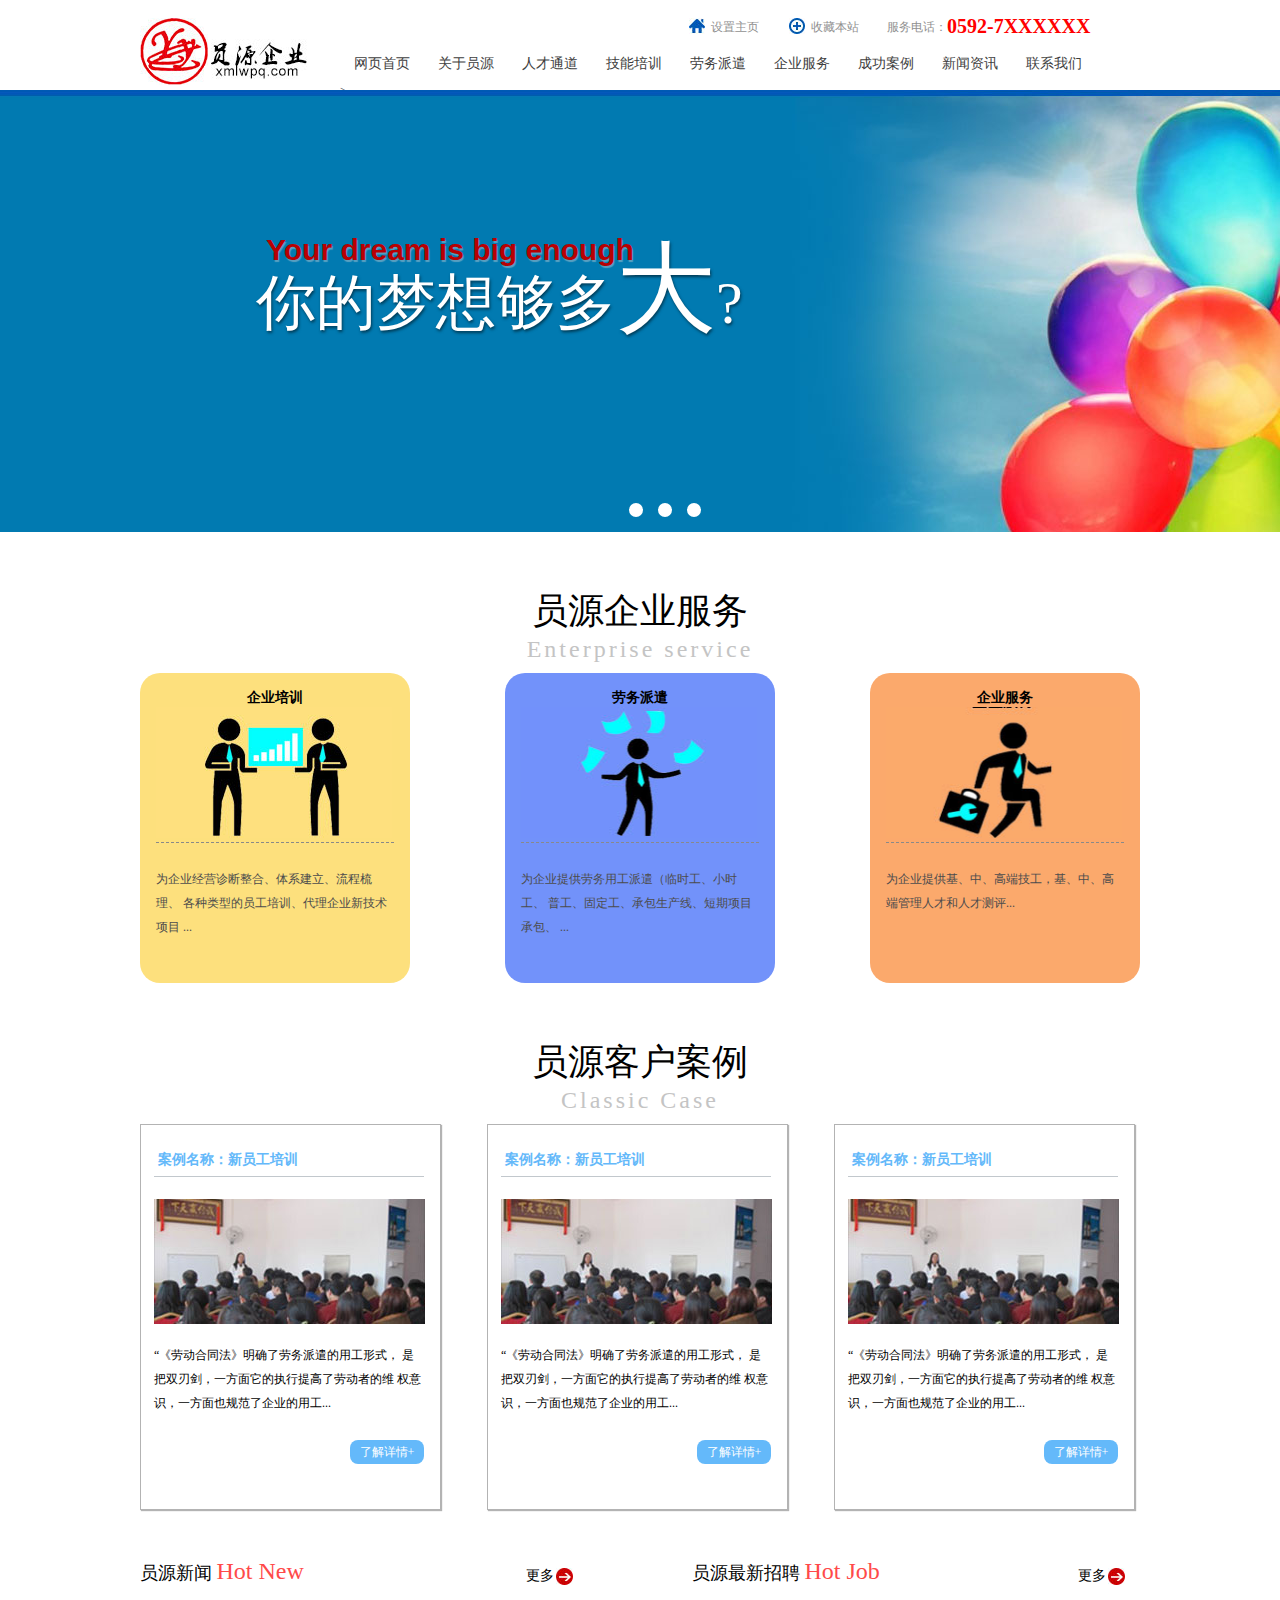
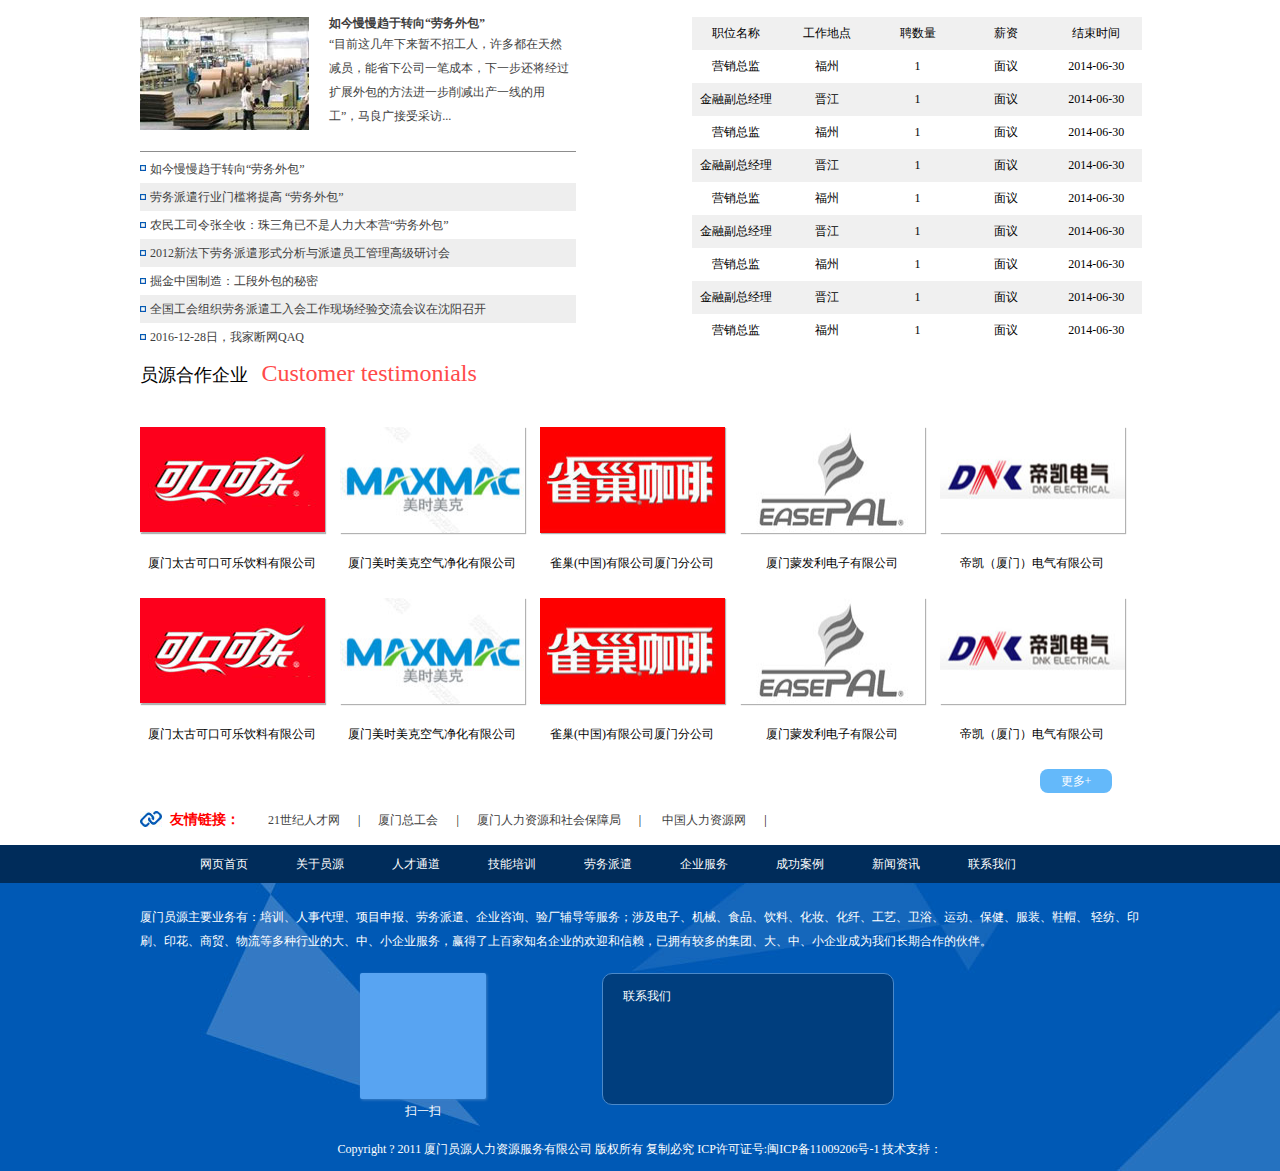
<file: pro/rlzy/index.html>
<!DOCTYPE html>
<html>
<head lang="en">
    <meta charset="gb2312">
    <title>������Դ��վ</title>
    <link href="style/reset.css" type="text/css" rel="stylesheet">
    <link href="style/common.css" type="text/css" rel="stylesheet">
    <link href="style/index.css" type="text/css" rel="stylesheet">
  <script src="js/index.js"></script>
</head>
<body>
<div class="header comWidth clearfloat">
    <div class="header-logo fl">
      <img src="images/index_03.jpg" width="68" height="67" alt="">
        <img src="images/index_13.jpg" width="97" height="46" alt="">
    </div>

    <div class="header-nav fl">
        <div class="header-nav-top clearfloat">
           <ul class="clearfloat">
               <li class="zy"><a href="">������ҳ</a></li>
               <li class="sc"><a href="">�ղر�վ</a></li>
               <li><a href="">����绰��</a></li>
               <li class="num">0592-7XXXXXX</li>
           </ul>

        </div>

        <div class="header-main-nav fr">
            <ul>
                <li class="out"><a href="">��ҳ��ҳ</a>
                   <ul class="inside">
                       <li><a href="">�ٶ�</a> </li>
                       <li><a href="">w3c</a> </li>
                       <li><a href="">Ľ����</a> </li>
                       <li><a href="">�Ѻ�</a> </li>
                       <li><a href="">������</a> </li>
                </ul>>

                </li>
                <li class="out">   <a href="">����ԱԴ </a>
                    <ul class="inside">
                    <li><a href="">��˾���</a> </li>
                        <li><a href="">���ǵķ���</a> </li>
                        <li><a href="">���ǵ�����</a> </li>
                        <li><a href="">���ǵ��Ŷ�</a> </li>
                        <li><a href="">���ǵĿͻ�</a> </li>
                    </ul>
                  </li>
                <li class="out"><a href="">�˲�ͨ�� </a>
                <ul class="inside">
                    <li><a href="">�󳿶�</a> </li>
                    <li><a href="">�󳿶�</a> </li>
                    <li><a href="">�󳿶�</a> </li>
                    <li><a href="">�󳿶�</a> </li>
                </ul>
                </li>
                <li class="out"><a href="">������ѵ</a> </li>
                <li class="out"><a href="">������ǲ </a> </li>
                <li class="out"><a href="">��ҵ���� </a> </li>
                <li class="out"><a href="">�ɹ����� </a> </li>
                <li class="out"><a href="">������Ѷ </a> </li>
                <li class="out"><a href="">��ϵ���� </a> </li>
            </ul>
        </div>
    </div>
</div>
<div class="index-main-pic " id="mainpic">

    <div class="Words"><p class="dream">Your dream is big enough</p><p>������빻��<span class="big">��</span>?</p></div>
    <div class="circle">
        <div class="cir-1 fl" id="1" onmouseover="message()"  onmouseout="message4()"></div>
        <div class="cir-1 fl" id="2" onmouseover="message2()"  onmouseout="message5()"></div>
        <div class="cir-1 fl" id="3" onmouseover="message3()"  onmouseout="message6()"></div>
    </div>
</div>
<div class="Prise-service comWidth">
    <div class="tit">
    <h2>ԱԴ��ҵ����</h2>
    <p>Enterprise service</p>
    </div>
    <div class="box clearfloat">
        <div class="box1 fl">
            <h6>��ҵ��ѵ</h6>
            <img src="images/index_23.jpg"width="236"height="131"/>
            <div class="line"></div>
            <p>Ϊ��ҵ��Ӫ������ϡ���ϵ����������������
                �������͵�Ա����ѵ��������ҵ�¼�����Ŀ
                ...</p>
        </div>
        <div class="box1 fl" style="background-color: #7292fa">
            <h6>������ǲ</h6>
            <img src="images/index_25.jpg"width="236"height="131"/>
            <div class="line"></div>
            <p>Ϊ��ҵ�ṩ�����ù���ǲ����ʱ����Сʱ����
                �չ����̶������а������ߡ�������Ŀ�а���
                ...</p>
        </div>
        <div class="box1 no-mar fl" style="background-color: #fba96c">
            <h6>��ҵ����</h6>
            <img src="images/index_20.jpg"width="236"height="131"/>
            <div class="line"></div>
            <p>Ϊ��ҵ�ṩ�����С��߶˼����������С���
                �˹����˲ź��˲Ų���...</p>
        </div>
    </div>
    <div class="Classic-Case">
        <div class="tit">
            <h2>ԱԴ�ͻ����� </h2>
            <p>Classic Case</p>
    </div>
        <div class="box2 clearfloat">
            <div class="box2-small fl clearfloat">
                 <h5>�������ƣ���Ա����ѵ</h5>
                <div class="line"></div>
                <img src="images/index_30.jpg"width="271"height="125">
                <p>�����Ͷ���ͬ������ȷ��������ǲ���ù���ʽ��
                    �ǰ�˫�н���һ��������ִ��������Ͷ��ߵ�ά
                    Ȩ��ʶ��һ����Ҳ�淶����ҵ���ù�...</p>
                <div class="liaojie fr"><a href="">�˽�����+</a> </div>
            </div>
            <div class="box2-small fl clearfloat">
                <h5>�������ƣ���Ա����ѵ</h5>
                <div class="line"></div>
                <img src="images/index_30.jpg"width="271"height="125">
                <p>�����Ͷ���ͬ������ȷ��������ǲ���ù���ʽ��
                    �ǰ�˫�н���һ��������ִ��������Ͷ��ߵ�ά
                    Ȩ��ʶ��һ����Ҳ�淶����ҵ���ù�...</p>
                <div class="liaojie fr"><a href="">�˽�����+</a> </div>
            </div>
            <div class="box2-small no-mar fl clearfloat">
                <h5>�������ƣ���Ա����ѵ</h5>
                <div class="line"></div>
                <img src="images/index_30.jpg"width="271"height="125">
                <p>�����Ͷ���ͬ������ȷ��������ǲ���ù���ʽ��
                    �ǰ�˫�н���һ��������ִ��������Ͷ��ߵ�ά
                    Ȩ��ʶ��һ����Ҳ�淶����ҵ���ù�...</p>
                <div class="liaojie fr"><a href="">�˽�����+</a> </div>
            </div>

        </div>
</div>

    </div>
<div class="New-job comWidth clearfloat">
    <div class="Hot-New fl">
       <p>ԱԴ����  <span style="color: #ff4a4a;font-size: 24px">Hot New</span> <span class="more">����</span></span></p>
        <div class="pic-arc clearfloat">
          <div class="pic">  <img src="images/index_44.jpg"></div>
        <div class="arc-content">
            <h6>�����������ת�����������</h6>
            <p>��Ŀǰ�⼸�������ݲ��й��ˣ����඼����Ȼ��Ա����ʡ�¹�˾һ�ʳɱ�����һ������������չ����ķ�����һ����������һ�ߵ��ù�������������ܲɷ�...</p>
        </div>
        </div>
        <div class="list">
            <ul id="nav2">
                <li><a>�����������ת�����������</a></li>
                <li><a>������ǲ��ҵ�ż������ �����������</a></li>
                <li><a>ũ��˾����ȫ�գ��������Ѳ���������Ӫ�����������</a></li>
                <li><a>2012�·���������ǲ��ʽ��������ǲԱ�������߼����ֻ�</a></li>
                <li><a>����й����죺�������������</a></li>
                <li><a>ȫ��������֯������ǲ����Ṥ���ֳ����齻�������������ٿ�</a></li>
                <li><a>2016-12-28�գ��ҼҶ���QAQ</a></li>
            </ul>
        </div>
    </div>
    <script>
        var lis=document.getElementById("nav2").getElementsByTagName("li");
        for(var i=0;i<=lis.length;i++){
            if(i%2 != 0)
            {
                lis[i].style.backgroundColor="#eee";
            }
            lis[i].onmouseover=function(){
                this.className="current";
            }
            lis[i].onmouseout=function(){
                this.className=""
            }
        }

    </script>

    <div class="yy-job fl">
    <div class="Hot-New">
        <p>ԱԴ������Ƹ  <span style="color: #ff4a4a;font-size: 24px">Hot Job</span> <span class="more">����</span></span></p>
         <div class="zp-list">
             <table width="450" border="0" cellspacing="0">
                 <tr>
                     <td width="106" height="33" align="center" bgcolor="#f0f0f0">ְλ����</td>
                     <td width="111" align="center" bgcolor="#f0f0f0">�����ص�</td>
                     <td width="84" align="center" bgcolor="#f0f0f0">Ƹ����</td>
                     <td width="59" align="center" bgcolor="#f0f0f0">н��</td>
                     <td width="72" align="center" bgcolor="#f0f0f0">����ʱ��</td>
                 </tr>
                 <tr>
                     <td width="106" height="33" align="center">Ӫ���ܼ�</td>
                     <td width="106" height="33" align="center">����</td>
                     <td width="106" height="33" align="center"> 1</td>
                     <td width="106" height="33" align="center">����</td>
                     <td width="106" height="33" align="center">2014-06-30</td>
                 </tr>
                 <tr>
                     <td width="106" height="33" align="center" bgcolor="#f0f0f0">���ڸ��ܾ���</td>
                     <td width="106" height="33" align="center" bgcolor="#f0f0f0">����</td>
                     <td width="106" height="33" align="center" bgcolor="#f0f0f0">1</td>
                     <td width="106" height="33" align="center" bgcolor="#f0f0f0">����</td>
                     <td width="106" height="33" align="center" bgcolor="#f0f0f0">2014-06-30</td>
                 </tr>
                 <tr>
                     <td width="106" height="33" align="center">Ӫ���ܼ�</td>
                     <td width="106" height="33" align="center">����</td>
                     <td width="106" height="33" align="center"> 1</td>
                     <td width="106" height="33" align="center">����</td>
                     <td width="106" height="33" align="center">2014-06-30</td>
                 </tr>
                 <tr>
                     <td width="106" height="33" align="center" bgcolor="#f0f0f0">���ڸ��ܾ���</td>
                     <td width="106" height="33" align="center" bgcolor="#f0f0f0">����</td>
                     <td width="106" height="33" align="center" bgcolor="#f0f0f0">1</td>
                     <td width="106" height="33" align="center" bgcolor="#f0f0f0">����</td>
                     <td width="106" height="33" align="center" bgcolor="#f0f0f0">2014-06-30</td>
                 </tr>
                 <tr>
                     <td width="106" height="33" align="center">Ӫ���ܼ�</td>
                     <td width="106" height="33" align="center">����</td>
                     <td width="106" height="33" align="center"> 1</td>
                     <td width="106" height="33" align="center">����</td>
                     <td width="106" height="33" align="center">2014-06-30</td>
                 </tr>
                 <tr>
                     <td width="106" height="33" align="center" bgcolor="#f0f0f0">���ڸ��ܾ���</td>
                     <td width="106" height="33" align="center" bgcolor="#f0f0f0">����</td>
                     <td width="106" height="33" align="center" bgcolor="#f0f0f0">1</td>
                     <td width="106" height="33" align="center" bgcolor="#f0f0f0">����</td>
                     <td width="106" height="33" align="center" bgcolor="#f0f0f0">2014-06-30</td>
                 </tr>
                 <tr>
                     <td width="106" height="33" align="center">Ӫ���ܼ�</td>
                     <td width="106" height="33" align="center">����</td>
                     <td width="106" height="33" align="center"> 1</td>
                     <td width="106" height="33" align="center">����</td>
                     <td width="106" height="33" align="center">2014-06-30</td>
                 </tr>
                 <tr>
                     <td width="106" height="33" align="center" bgcolor="#f0f0f0">���ڸ��ܾ���</td>
                     <td width="106" height="33" align="center" bgcolor="#f0f0f0">����</td>
                     <td width="106" height="33" align="center" bgcolor="#f0f0f0">1</td>
                     <td width="106" height="33" align="center" bgcolor="#f0f0f0">����</td>
                     <td width="106" height="33" align="center" bgcolor="#f0f0f0">2014-06-30</td>
                 </tr>
                 <tr>
                     <td width="106" height="33" align="center">Ӫ���ܼ�</td>
                     <td width="106" height="33" align="center">����</td>
                     <td width="106" height="33" align="center"> 1</td>
                     <td width="106" height="33" align="center">����</td>
                     <td width="106" height="33" align="center">2014-06-30</td>
                 </tr>
             </table>

         </div>

    </div>

        
    </div>
</div>
<div class="Customer-test comWidth clearfloat">
    <div class="Hot-New ">
        <p style="font-family: ΢���ź�;font-size: 18px">ԱԴ������ҵ&nbsp;&nbsp;&nbsp;<span style="color: #ff4a4a;font-size: 24px;font-family: Aparajita">Customer testimonials </span></span></p>
        </div>

    <div class="enterprise-box clearfloat">
          <div class="content fl">
              <img src="images/index_50.jpg" width="185"height="106">
              <p>����̫�ſɿڿ����������޹�˾</p>
          </div>
        <div class="content fl">
            <img src="images/index_52.jpg" width="185"height="106">
            <p>������ʱ���˿����������޹�˾</p>
        </div>
        <div class="content fl">
            <img src="images/index_55.jpg" width="185"height="106">
            <p>ȸ��(�й�)���޹�˾���ŷֹ�˾</p>
        </div>
        <div class="content fl">
            <img src="images/index_57.jpg" width="185"height="106">
            <p>�����ɷ����������޹�˾</p>
        </div>
        <div class="content fl">
            <img src="images/index_59.jpg" width="185"height="106">
            <p>�ۿ������ţ��������޹�˾</p>
        </div>
        <div class="content fl">
            <img src="images/index_50.jpg" width="185"height="106">
            <p>����̫�ſɿڿ����������޹�˾</p>
        </div>
        <div class="content fl">
            <img src="images/index_52.jpg" width="185"height="106">
            <p>������ʱ���˿����������޹�˾</p>
        </div>
        <div class="content fl">
            <img src="images/index_55.jpg" width="185"height="106">
            <p>ȸ��(�й�)���޹�˾���ŷֹ�˾</p>
        </div>
        <div class="content fl">
            <img src="images/index_57.jpg" width="185"height="106">
            <p>�����ɷ����������޹�˾</p>
        </div>
        <div class="content fl">
            <img src="images/index_59.jpg" width="185"height="106">
            <p>�ۿ������ţ��������޹�˾</p>
        </div>
        </div>
    <div class="more">����+</div>
</div>
<div class="fri-link comWidth clearfloat">
  <div class="left fl">
      �������ӣ�
  </div>
    <div class="right fl">
        <a href="">21�����˲���</a><i>|</i><a href="">�����ܹ���</a><i>|</i><a href="">����������Դ����ᱣ�Ͼ�</a><i>|</i> <a href="">�й�������Դ��</a><i>|</i>
    </div>
</div>
<div class="bottom">
  <div class="bottom-nav" id="nav">
      <ul>
          <li><a href="">��ҳ��ҳ</a></li>
          <li><a href="">����ԱԴ </a></li>
          <li><a href="">�˲�ͨ��</a></li>
          <li><a href="">������ѵ</a></li>
          <li><a href="">������ǲ</a></li>
          <li><a href="">��ҵ����</a></li>
          <li><a href="">�ɹ�����</a></li>
          <li><a href="">������Ѷ</a></li>
          <li><a href="">��ϵ����</a></li>
      </ul>
  </div>

    <div class="content comWidth">
        <p>����ԱԴ��Ҫҵ���У���ѵ�����´�������Ŀ�걨��������ǲ����ҵ��ѯ���鳧�����ȷ����漰���ӡ���е��ʳƷ�����ϡ���ױ�����ˡ����ա���ԡ���˶�����������װ��Ьñ��
            ��ġ�ӡˢ��ӡ������ó�������ȶ�����ҵ�Ĵ��С�С��ҵ����Ӯ�����ϰټ�֪����ҵ�Ļ�ӭ����������ӵ�н϶�ļ��š����С�С��ҵ��Ϊ���ǳ��ں����Ļ�顣</p>
        <div class="saoyisao-lianxiwomen clearfloat">

            <div class="saoyisao fl">
                <div class="pic"></div>
                <div class="a1">ɨһɨ</div>
            </div>
            <div class="lianxiwomen fl">
��ϵ����
            </div>
        </div>
        <div class="copyright">Copyright ? 2011 ����ԱԴ������Դ�������޹�˾  ��Ȩ����  ���Ʊؾ� ICP����֤��:��ICP��11009206��-1  ����֧�֣�</div>
    </div>


</div>
</body>
</html>
</file>
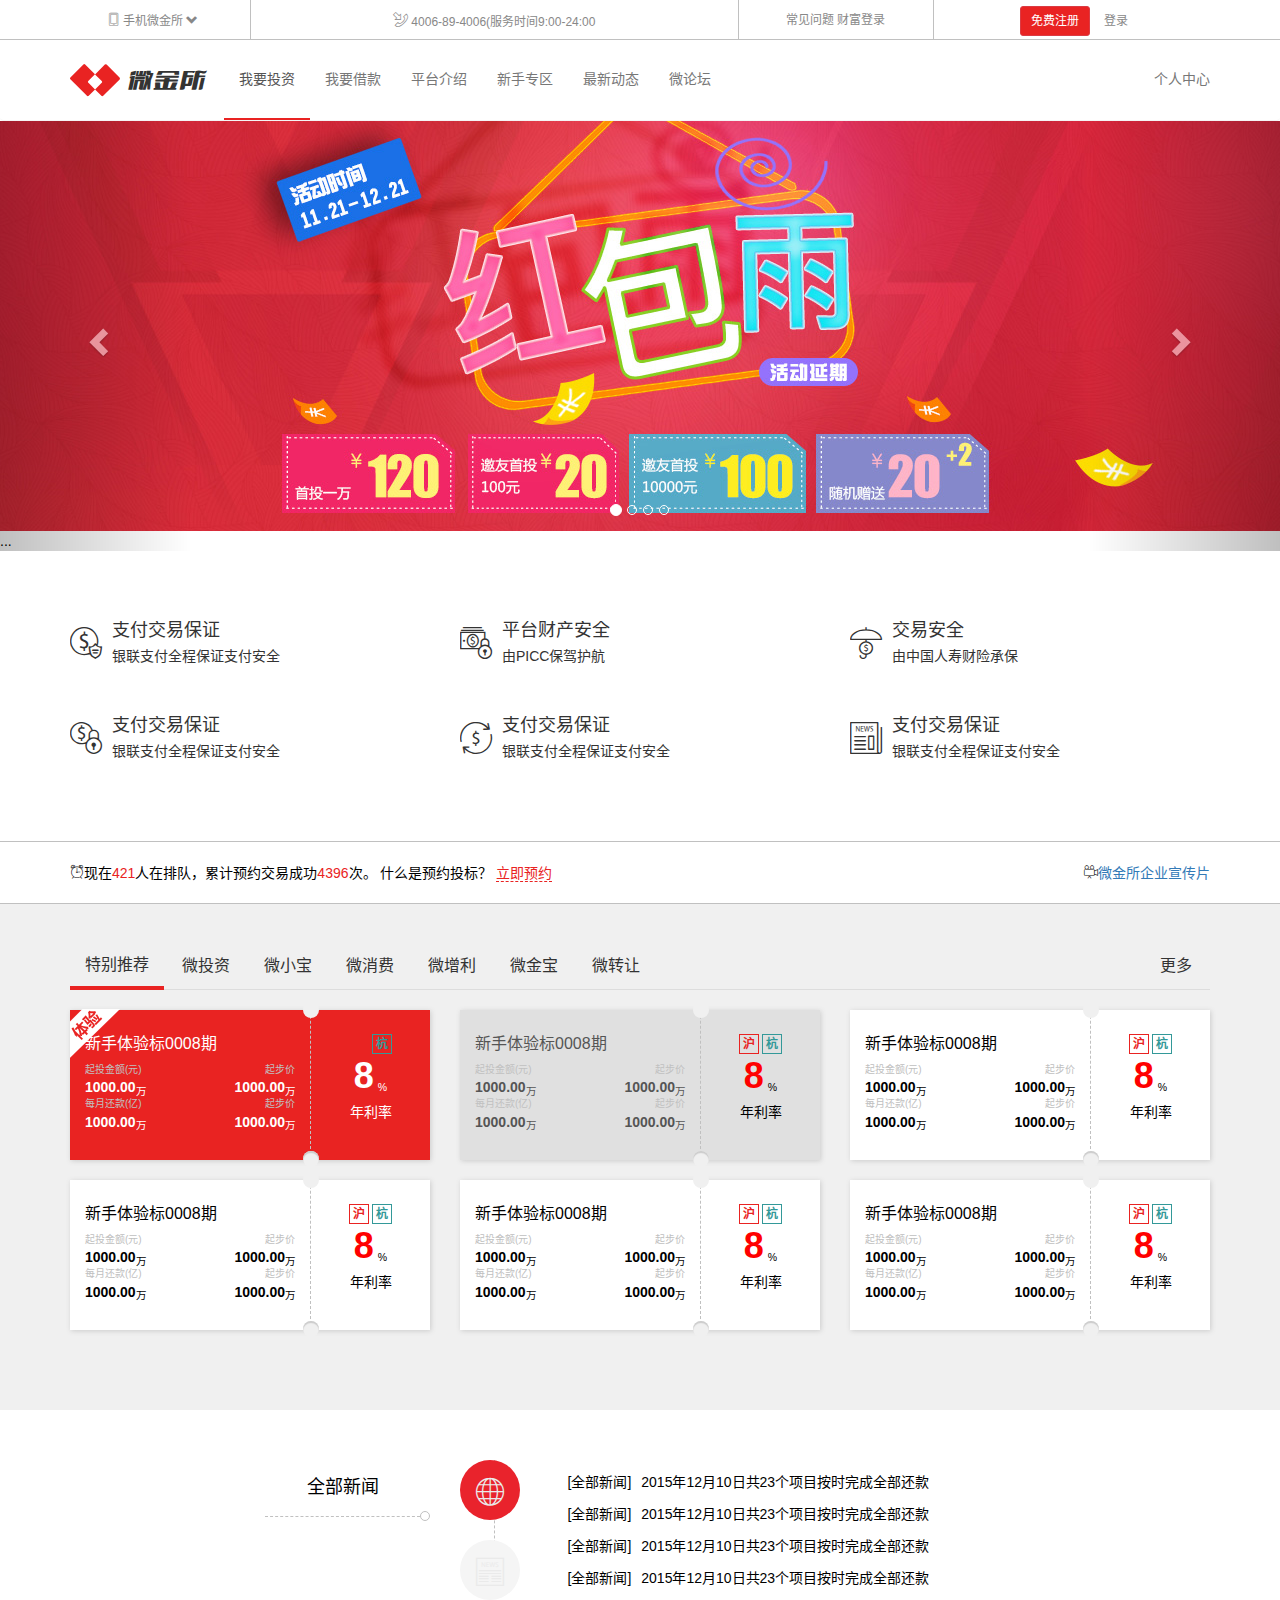
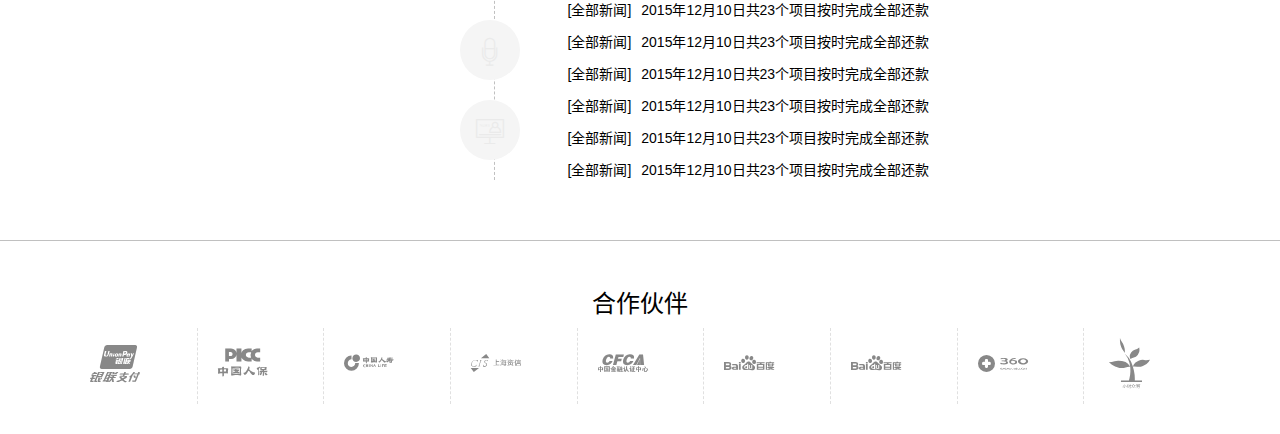
<file: pro/sjwjs/index.html>
<!DOCTYPE html>
<html lang="zh-CN">

<head>
  <meta charset="utf-8">
  <meta http-equiv="X-UA-Compatible" content="IE=edge">
  <meta name="viewport" content="width=device-width, initial-scale=1, user-scalable=no">
  <title>手机微金所网站</title>
  <link rel="stylesheet" href="lib/bootstrap/css/bootstrap.css">
  <link rel="stylesheet" href="css/main.css">
  <!--[if lt IE 9]>
    <script src="lib/html5shiv/html5shiv.min.js"></script>
    <script src="lib/respond/respond.min.js"></script>
  <![endif]-->
</head>

<body>
<!-- 头部区域 -->
<header id="header">
  <!--<div class="topbar hidden-sm hidden-xs">-->
  <div class="topbar visible-md visible-lg">
    <div class="container">
      <div class="row">
        <div class="col-md-2 text-center">
          <a href="#" class="mobile-link">
            <i class="icon-mobilephone"></i>
            <span>手机微金所</span>
            <i class="glyphicon glyphicon-chevron-down"></i>
            <img src="img/c_06.jpg" alt="扫一扫">
          </a>
        </div>
        <div class="col-md-5 text-center"> <i class="icon-telephone"></i>
          <span>4006-89-4006(服务时间9:00-24:00</span></div>
        <div class="col-md-2 text-center">
          <a href="#">常见问题</a>
          <a href="#">财富登录</a>
        </div>
        <div class="col-md-3 text-center">
          <a class="btn btn-itcast btn-sm" href="#" >免费注册</a>
          <a href="#" class="btn btn-link btn-sm" data-toggle="modal" data-target="#login_form">登录</a>
        </div>
      </div>
    </div>
  </div>
    <nav class="navbar navbar-itcast navbar-static-top" data-spy="affix" data-offset-top="60" data-offset-bottom="200">
      <div class="container">
        <div class="navbar-header">
          <button type="button" class="navbar-toggle collapsed" data-toggle="collapse" data-target="#nav_list" aria-expanded="false">
            <span class="sr-only">切换菜单 </span>
            <span class="icon-bar"></span>
            <span class="icon-bar"></span>
            <span class="icon-bar"></span>
          </button>
          <a href="#" class="navbar-brand">
            <i class="icon-icon"></i>
            <i class="icon-logo"></i>
          </a>
        </div>
        <div class="collapse navbar-collapse" id="nav_list">
          <ul class="nav navbar-nav">
            <li class="active"><a href="#">我要投资</a></li>
            <li><a href="#">我要借款</a></li>
            <li><a href="#">平台介绍</a></li>
            <li><a href="#">新手专区</a></li>
            <li><a href="#">最新动态</a></li>
            <li><a href="#">微论坛</a></li>
          </ul>
          <ul class="nav navbar-nav navbar-right hidden-sm">
            <li><a href="#">个人中心</a></li>
          </ul>

        </div>
      </div>
    </nav>
</header>
<!-- /头部区域 -->
<!-- 广告轮播 -->
<section id="main_id" class="carousel slide" data-ride="carousel">

    <!-- Indicators活动指示器，就是小点点 -->
    <ol class="carousel-indicators">
      <li data-target="#main_id" data-slide-to="0" class="active"></li>
      <li data-target="#main_id" data-slide-to="1"></li>
      <li data-target="#main_id" data-slide-to="2"></li>
      <li data-target="#main_id" data-slide-to="3"></li>
    </ol>
    <!-- Wrapper for slides轮播项 -->
    <div class="carousel-inner" role="listbox">
      <div class="item active" data-image-lg="img/slide_01_2000x410.jpg"
              data-image-xs="img/slide_01_640x340.jpg">
      </div>
      <div class="item" data-image-lg="img/slide_02_2000x410.jpg"
           data-image-xs="img/slide_02_640x340.jpg">
      </div>
      <div class="item" data-image-lg="img/slide_03_2000x410.jpg"
           data-image-xs="img/slide_03_640x340.jpg">
      </div>
      <div class="item" data-image-lg="img/slide_04_2000x410.jpg"
           data-image-xs="img/slide_04_640x340.jpg">
      </div>

      </div>
      ...
    </div>
    <!-- Controls控制，左右两边的箭头 -->
    <a class="left carousel-control" href="#main_id" role="button" data-slide="prev">
      <span class="glyphicon glyphicon-chevron-left" aria-hidden="true"></span>
      <span class="sr-only">Previous</span>
    </a>
    <a class="right carousel-control" href="#main_id" role="button" data-slide="next">
      <span class="glyphicon glyphicon-chevron-right" aria-hidden="true"></span>
      <span class="sr-only">Next</span>
    </a>
</section>
<!-- /广告轮播 -->
<!-- 特色介绍 -->
<section id="tese">
  <div class="container">
    <div class="row">
      <div class="col-sm-6 col-md-4">
          <a href="#">
          <div class="media">
            <div class="media-left">
             <i class="icon-uniE907"></i>
            </div>
            <div class="media-body">
              <h4 class="media-heading">支付交易保证</h4>
              <p>银联支付全程保证支付安全</p>
            </div>
          </div>
        </a>
      </div>
      <div class="col-sm-6 col-md-4">
          <a href="#">
          <div class="media">
            <div class="media-left">
             <i class="icon-uniE903"></i>
            </div>
            <div class="media-body">
              <h4 class="media-heading">平台财产安全</h4>
              <p>由PICC保驾护航</p>
            </div>
          </div>
        </a>
      </div>
      <div class="col-sm-6 col-md-4">
          <a href="#">
          <div class="media">
            <div class="media-left">
             <i class="icon-uniE901"></i>
            </div>
            <div class="media-body">
              <h4 class="media-heading">交易安全</h4>
              <p>由中国人寿财险承保</p>
            </div>
          </div>
        </a>
      </div>
      <div class="col-sm-6 col-md-4">
          <a href="#">
          <div class="media">
            <div class="media-left">
             <i class="icon-uniE900"></i>
            </div>
            <div class="media-body">
              <h4 class="media-heading">支付交易保证</h4>
              <p>银联支付全程保证支付安全</p>
            </div>
          </div>
        </a>
      </div>
      <div class="col-sm-6 col-md-4">
          <a href="#">
          <div class="media">
            <div class="media-left">
             <i class="icon-uniE904"></i>
            </div>
            <div class="media-body">
              <h4 class="media-heading">支付交易保证</h4>
              <p>银联支付全程保证支付安全</p>
            </div>
          </div>
        </a>
      </div>
      <div class="col-sm-6 col-md-4">
          <a href="#">
          <div class="media">
            <div class="media-left">
             <i class="icon-uniE902"></i>
            </div>
            <div class="media-body">
              <h4 class="media-heading">支付交易保证</h4>
              <p>银联支付全程保证支付安全</p>
            </div>
          </div>
        </a>
      </div>
    </div>
  </div>
</section>
<!-- /特色介绍 -->
<!-- 立即预约 -->
<section id="ljyy">
 <div class="container">
   <p class="pull-left"><i class="icon-uniE906"></i>现在<span>421</span>人在排队，累计预约交易成功<span>4396</span>次。 什么是预约投标？ <a href="#">立即预约</a></p>
   <p class="pull-right hidden-sm hidden-xs"><i class="icon-uniE905"></i><a href="#">微金所企业宣传片</a></p>
 </div>
</section>
<!-- /立即预约 -->
<!-- 产品推荐 -->
<section id="products">
  <!-- Nav tabs -->
 <div class="container">
   <!--要给UL加一个容器，这个容器有横向滚动太，并且要动态设置UL的宽度，宽度是根据内容的大小决定的 width=sum(li.width)-->
   <div class="ul-wrapper">
   <ul class="nav nav-tabs" role="tablist">
     <li role="presentation" class="active"><a href="#table_01" aria-controls="table_01" role="tab" data-toggle="tab">特别推荐</a></li>
     <li role="presentation"><a href="#tab_02" aria-controls="tab_02" role="tab" data-toggle="tab">微投资</a></li>
     <li role="presentation"><a href="#tab_03" aria-controls="tab_03" role="tab" data-toggle="tab">微小宝</a></li>
     <li role="presentation"><a href="#tab_04" aria-controls="tab_04" role="tab" data-toggle="tab">微消费</a></li>
     <li role="presentation"><a href="#tab_05" aria-controls="tab_05" role="tab" data-toggle="tab">微增利</a></li>
     <li role="presentation"><a href="#tab_06" aria-controls="tab_06" role="tab" data-toggle="tab">微金宝</a></li>
     <li role="presentation"><a href="#tab_07" aria-controls="tab_07" role="tab" data-toggle="tab">微转让</a></li>
     <li class="pull-right hidden-sm hidden-xs"><a href="#">更多</a></li>
   </ul>
   </div>
   <!-- Tab panes -->
   <div class="tab-content">
     <div role="tabpanel" class="tab-pane fade in active" id="table_01">
       <div class="row">
         <div class="col-md-6 col-lg-4">
           <div class="panel panel-czbk actived">
             <div class="panel-heading">
               <p class="tooltips">
                 <a class="badge badge-one" data-toggle="tooltip" data-placement="top" title="上海欢迎你" href="#">沪</a>
                 <a class="badge badge-two"data-toggle="tooltip" data-placement="top" title="杭州欢迎你"  href="#">杭</a>
               </p>
               <strong>8</strong>
               <sub>%</sub>
               <br/>
               <span>年利率</span>
             </div>
             <div class="panel-body">
                <h4>新手体验标0008期</h4>
               <div class="row">
                 <div class="col-xs-6 text-left">
                   <p class="start">起投金额(元)</p>
                   <p><strong>1000.00</strong><sub>万</sub></p>
                 </div>
                 <div class="col-xs-6 text-right">
                   <p class="start">起步价</p>
                   <p><strong>1000.00</strong><sub>万</sub></p>
                 </div>
                 <div class="col-xs-6 text-left">
                   <p class="start">每月还款(亿)</p>
                   <p><strong>1000.00</strong><sub>万</sub></p>
                 </div>
                 <div class="col-xs-6 text-right">
                   <p class="start">起步价</p>
                   <p><strong>1000.00</strong><sub>万</sub></p>
                 </div>
               </div>
             </div>
           </div>
         </div>
         <div class="col-md-6 col-lg-4">
           <div class="panel panel-czbk disabled">
             <div class="panel-heading">
               <p class="tooltips">
                 <a class="badge badge-one" data-toggle="tooltip" data-placement="top" title="上海欢迎你" href="#">沪</a>
                 <a class="badge badge-two"data-toggle="tooltip" data-placement="top" title="杭州欢迎你"  href="#">杭</a>
               </p>
               <strong>8</strong>
               <sub>%</sub>
               <br/>
               <span>年利率</span>
             </div>
             <div class="panel-body">
               <h4>新手体验标0008期</h4>
               <div class="row">
                 <div class="col-xs-6 text-left">
                   <p class="start">起投金额(元)</p>
                   <p><strong>1000.00</strong><sub>万</sub></p>
                 </div>
                 <div class="col-xs-6 text-right">
                   <p class="start">起步价</p>
                   <p><strong>1000.00</strong><sub>万</sub></p>
                 </div>
                 <div class="col-xs-6 text-left">
                   <p class="start">每月还款(亿)</p>
                   <p><strong>1000.00</strong><sub>万</sub></p>
                 </div>
                 <div class="col-xs-6 text-right">
                   <p class="start">起步价</p>
                   <p><strong>1000.00</strong><sub>万</sub></p>
                 </div>
               </div>
             </div>
           </div>
         </div>
         <div class="col-md-6 col-lg-4">
           <div class="panel panel-czbk">
             <div class="panel-heading">
               <p class="tooltips">
                 <a class="badge badge-one" data-toggle="tooltip" data-placement="top" title="上海欢迎你" href="#">沪</a>
                 <a class="badge badge-two"data-toggle="tooltip" data-placement="top" title="杭州欢迎你"  href="#">杭</a>
               </p>
               <strong>8</strong>
               <sub>%</sub>
               <br/>
               <span>年利率</span>
             </div>
             <div class="panel-body">
               <h4>新手体验标0008期</h4>
               <div class="row">
                 <div class="col-xs-6 text-left">
                   <p class="start">起投金额(元)</p>
                   <p><strong>1000.00</strong><sub>万</sub></p>
                 </div>
                 <div class="col-xs-6 text-right">
                   <p class="start">起步价</p>
                   <p><strong>1000.00</strong><sub>万</sub></p>
                 </div>
                 <div class="col-xs-6 text-left">
                   <p class="start">每月还款(亿)</p>
                   <p><strong>1000.00</strong><sub>万</sub></p>
                 </div>
                 <div class="col-xs-6 text-right">
                   <p class="start">起步价</p>
                   <p><strong>1000.00</strong><sub>万</sub></p>
                 </div>
               </div>
             </div>
           </div>
         </div>
         <div class="col-md-6 col-lg-4">
           <div class="panel panel-czbk">
             <div class="panel-heading">
               <p class="tooltips">
                 <a class="badge badge-one" data-toggle="tooltip" data-placement="top" title="上海欢迎你" href="#">沪</a>
                 <a class="badge badge-two"data-toggle="tooltip" data-placement="top" title="杭州欢迎你"  href="#">杭</a>
               </p>
               <strong>8</strong>
               <sub>%</sub>
               <br/>
               <span>年利率</span>
             </div>
             <div class="panel-body">
               <h4>新手体验标0008期</h4>
               <div class="row">
                 <div class="col-xs-6 text-left">
                   <p class="start">起投金额(元)</p>
                   <p><strong>1000.00</strong><sub>万</sub></p>
                 </div>
                 <div class="col-xs-6 text-right">
                   <p class="start">起步价</p>
                   <p><strong>1000.00</strong><sub>万</sub></p>
                 </div>
                 <div class="col-xs-6 text-left">
                   <p class="start">每月还款(亿)</p>
                   <p><strong>1000.00</strong><sub>万</sub></p>
                 </div>
                 <div class="col-xs-6 text-right">
                   <p class="start">起步价</p>
                   <p><strong>1000.00</strong><sub>万</sub></p>
                 </div>
               </div>
             </div>
           </div>
         </div>
         <div class="col-md-6 col-lg-4">
           <div class="panel panel-czbk">
             <div class="panel-heading">
               <p class="tooltips">
                 <a class="badge badge-one" data-toggle="tooltip" data-placement="top" title="上海欢迎你" href="#">沪</a>
                 <a class="badge badge-two"data-toggle="tooltip" data-placement="top" title="杭州欢迎你"  href="#">杭</a>
               </p>
               <strong>8</strong>
               <sub>%</sub>
               <br/>
               <span>年利率</span>
             </div>
             <div class="panel-body">
               <h4>新手体验标0008期</h4>
               <div class="row">
                 <div class="col-xs-6 text-left">
                   <p class="start">起投金额(元)</p>
                   <p><strong>1000.00</strong><sub>万</sub></p>
                 </div>
                 <div class="col-xs-6 text-right">
                   <p class="start">起步价</p>
                   <p><strong>1000.00</strong><sub>万</sub></p>
                 </div>
                 <div class="col-xs-6 text-left">
                   <p class="start">每月还款(亿)</p>
                   <p><strong>1000.00</strong><sub>万</sub></p>
                 </div>
                 <div class="col-xs-6 text-right">
                   <p class="start">起步价</p>
                   <p><strong>1000.00</strong><sub>万</sub></p>
                 </div>
               </div>
             </div>
           </div>
         </div>
         <div class="col-md-6 col-lg-4">
           <div class="panel panel-czbk">
             <div class="panel-heading">
               <p class="tooltips">
                 <a class="badge badge-one" data-toggle="tooltip" data-placement="top" title="上海欢迎你" href="#">沪</a>
                 <a class="badge badge-two"data-toggle="tooltip" data-placement="top" title="杭州欢迎你"  href="#">杭</a>
               </p>
               <strong>8</strong>
               <sub>%</sub>
               <br/>
               <span>年利率</span>
             </div>
             <div class="panel-body">
               <h4>新手体验标0008期</h4>
               <div class="row">
                 <div class="col-xs-6 text-left">
                   <p class="start">起投金额(元)</p>
                   <p><strong>1000.00</strong><sub>万</sub></p>
                 </div>
                 <div class="col-xs-6 text-right">
                   <p class="start">起步价</p>
                   <p><strong>1000.00</strong><sub>万</sub></p>
                 </div>
                 <div class="col-xs-6 text-left">
                   <p class="start">每月还款(亿)</p>
                   <p><strong>1000.00</strong><sub>万</sub></p>
                 </div>
                 <div class="col-xs-6 text-right">
                   <p class="start">起步价</p>
                   <p><strong>1000.00</strong><sub>万</sub></p>
                 </div>
               </div>
             </div>
           </div>
         </div>
         </div>
       </div>
     <div role="tabpanel" class="tab-pane fade in" id="tab_02">
       <div class="row">
         <div class="col-md-6 col-lg-4">
           <div class="panel panel-czbk">
             <div class="panel-heading">
               <p class="tooltips">
                 <a class="badge badge-one" data-toggle="tooltip" data-placement="top" title="上海欢迎你" href="#">沪</a>
                 <a class="badge badge-two"data-toggle="tooltip" data-placement="top" title="杭州欢迎你"  href="#">杭</a>
               </p>
               <strong>8</strong>
               <sub>%</sub>
               <br/>
               <span>年利率</span>
             </div>
             <div class="panel-body">
               <h4>新手体验标0008期</h4>
               <div class="row">
                 <div class="col-xs-6 text-left">
                   <p class="start">起投金额(元)</p>
                   <p><strong>1000.00</strong><sub>万</sub></p>
                 </div>
                 <div class="col-xs-6 text-right">
                   <p class="start">起步价</p>
                   <p><strong>1000.00</strong><sub>万</sub></p>
                 </div>
                 <div class="col-xs-6 text-left">
                   <p class="start">每月还款(亿)</p>
                   <p><strong>1000.00</strong><sub>万</sub></p>
                 </div>
                 <div class="col-xs-6 text-right">
                   <p class="start">起步价</p>
                   <p><strong>1000.00</strong><sub>万</sub></p>
                 </div>
               </div>
             </div>
           </div>
         </div>
         <div class="col-md-6 col-lg-4">
           <div class="panel panel-czbk">
             <div class="panel-heading">
               <p class="tooltips">
                 <a class="badge badge-one" data-toggle="tooltip" data-placement="top" title="上海欢迎你" href="#">沪</a>
                 <a class="badge badge-two"data-toggle="tooltip" data-placement="top" title="杭州欢迎你"  href="#">杭</a>
               </p>
               <strong>8</strong>
               <sub>%</sub>
               <br/>
               <span>年利率</span>
             </div>
             <div class="panel-body">
               <h4>新手体验标0008期</h4>
               <div class="row">
                 <div class="col-xs-6 text-left">
                   <p class="start">起投金额(元)</p>
                   <p><strong>1000.00</strong><sub>万</sub></p>
                 </div>
                 <div class="col-xs-6 text-right">
                   <p class="start">起步价</p>
                   <p><strong>1000.00</strong><sub>万</sub></p>
                 </div>
                 <div class="col-xs-6 text-left">
                   <p class="start">每月还款(亿)</p>
                   <p><strong>1000.00</strong><sub>万</sub></p>
                 </div>
                 <div class="col-xs-6 text-right">
                   <p class="start">起步价</p>
                   <p><strong>1000.00</strong><sub>万</sub></p>
                 </div>
               </div>
             </div>
           </div>
         </div>
         <div class="col-md-6 col-lg-4">
           <div class="panel panel-czbk">
             <div class="panel-heading">
               <p class="tooltips">
                 <a class="badge badge-one" data-toggle="tooltip" data-placement="top" title="上海欢迎你" href="#">沪</a>
                 <a class="badge badge-two"data-toggle="tooltip" data-placement="top" title="杭州欢迎你"  href="#">杭</a>
               </p>
               <strong>8</strong>
               <sub>%</sub>
               <br/>
               <span>年利率</span>
             </div>
             <div class="panel-body">
               <h4>新手体验标0008期</h4>
               <div class="row">
                 <div class="col-xs-6 text-left">
                   <p class="start">起投金额(元)</p>
                   <p><strong>1000.00</strong><sub>万</sub></p>
                 </div>
                 <div class="col-xs-6 text-right">
                   <p class="start">起步价</p>
                   <p><strong>1000.00</strong><sub>万</sub></p>
                 </div>
                 <div class="col-xs-6 text-left">
                   <p class="start">每月还款(亿)</p>
                   <p><strong>1000.00</strong><sub>万</sub></p>
                 </div>
                 <div class="col-xs-6 text-right">
                   <p class="start">起步价</p>
                   <p><strong>1000.00</strong><sub>万</sub></p>
                 </div>
               </div>
             </div>
           </div>
         </div>
         <div class="col-md-6 col-lg-4">
           <div class="panel panel-czbk">
             <div class="panel-heading">
               <p class="tooltips">
                 <a class="badge badge-one" data-toggle="tooltip" data-placement="top" title="上海欢迎你" href="#">沪</a>
                 <a class="badge badge-two"data-toggle="tooltip" data-placement="top" title="杭州欢迎你"  href="#">杭</a>
               </p>
               <strong>8</strong>
               <sub>%</sub>
               <br/>
               <span>年利率</span>
             </div>
             <div class="panel-body">
               <h4>新手体验标0008期</h4>
               <div class="row">
                 <div class="col-xs-6 text-left">
                   <p class="start">起投金额(元)</p>
                   <p><strong>1000.00</strong><sub>万</sub></p>
                 </div>
                 <div class="col-xs-6 text-right">
                   <p class="start">起步价</p>
                   <p><strong>1000.00</strong><sub>万</sub></p>
                 </div>
                 <div class="col-xs-6 text-left">
                   <p class="start">每月还款(亿)</p>
                   <p><strong>1000.00</strong><sub>万</sub></p>
                 </div>
                 <div class="col-xs-6 text-right">
                   <p class="start">起步价</p>
                   <p><strong>1000.00</strong><sub>万</sub></p>
                 </div>
               </div>
             </div>
           </div>
         </div>
         <div class="col-md-6 col-lg-4">
           <div class="panel panel-czbk">
             <div class="panel-heading">
               <p class="tooltips">
                 <a class="badge badge-one" data-toggle="tooltip" data-placement="top" title="上海欢迎你" href="#">沪</a>
                 <a class="badge badge-two"data-toggle="tooltip" data-placement="top" title="杭州欢迎你"  href="#">杭</a>
               </p>
               <strong>8</strong>
               <sub>%</sub>
               <br/>
               <span>年利率</span>
             </div>
             <div class="panel-body">
               <h4>新手体验标0008期</h4>
               <div class="row">
                 <div class="col-xs-6 text-left">
                   <p class="start">起投金额(元)</p>
                   <p><strong>1000.00</strong><sub>万</sub></p>
                 </div>
                 <div class="col-xs-6 text-right">
                   <p class="start">起步价</p>
                   <p><strong>1000.00</strong><sub>万</sub></p>
                 </div>
                 <div class="col-xs-6 text-left">
                   <p class="start">每月还款(亿)</p>
                   <p><strong>1000.00</strong><sub>万</sub></p>
                 </div>
                 <div class="col-xs-6 text-right">
                   <p class="start">起步价</p>
                   <p><strong>1000.00</strong><sub>万</sub></p>
                 </div>
               </div>
             </div>
           </div>
         </div>
         <div class="col-md-6 col-lg-4">
           <div class="panel panel-czbk">
             <div class="panel-heading">
               <p class="tooltips">
                 <a class="badge badge-one" data-toggle="tooltip" data-placement="top" title="上海欢迎你" href="#">沪</a>
                 <a class="badge badge-two"data-toggle="tooltip" data-placement="top" title="杭州欢迎你"  href="#">杭</a>
               </p>
               <strong>8</strong>
               <sub>%</sub>
               <br/>
               <span>年利率</span>
             </div>
             <div class="panel-body">
               <h4>新手体验标0008期</h4>
               <div class="row">
                 <div class="col-xs-6 text-left">
                   <p class="start">起投金额(元)</p>
                   <p><strong>1000.00</strong><sub>万</sub></p>
                 </div>
                 <div class="col-xs-6 text-right">
                   <p class="start">起步价</p>
                   <p><strong>1000.00</strong><sub>万</sub></p>
                 </div>
                 <div class="col-xs-6 text-left">
                   <p class="start">每月还款(亿)</p>
                   <p><strong>1000.00</strong><sub>万</sub></p>
                 </div>
                 <div class="col-xs-6 text-right">
                   <p class="start">起步价</p>
                   <p><strong>1000.00</strong><sub>万</sub></p>
                 </div>
               </div>
             </div>
           </div>
         </div>
       </div>
     </div>
     <div role="tabpanel" class="tab-pane fade" id="tab_03">
       <div class="row">
         <div class="col-md-6 col-lg-4">
           <div class="panel panel-czbk disabled ">
             <div class="panel-heading">
               <p class="tooltips">
                 <a class="badge badge-one" data-toggle="tooltip" data-placement="top" title="上海欢迎你" href="#">沪</a>
                 <a class="badge badge-two"data-toggle="tooltip" data-placement="top" title="杭州欢迎你"  href="#">杭</a>
               </p>
               <strong>8</strong>
               <sub>%</sub>
               <br/>
               <span>年利率</span>
             </div>
             <div class="panel-body">
               <h4>新手体验标0008期</h4>
               <div class="row">
                 <div class="col-xs-6 text-left">
                   <p class="start">起投金额(元)</p>
                   <p><strong>1000.00</strong><sub>万</sub></p>
                 </div>
                 <div class="col-xs-6 text-right">
                   <p class="start">起步价</p>
                   <p><strong>1000.00</strong><sub>万</sub></p>
                 </div>
                 <div class="col-xs-6 text-left">
                   <p class="start">每月还款(亿)</p>
                   <p><strong>1000.00</strong><sub>万</sub></p>
                 </div>
                 <div class="col-xs-6 text-right">
                   <p class="start">起步价</p>
                   <p><strong>1000.00</strong><sub>万</sub></p>
                 </div>
               </div>
             </div>
           </div>
         </div>
         <div class="col-md-6 col-lg-4">
           <div class="panel panel-czbk disabled">
             <div class="panel-heading">
               <p class="tooltips">
                 <a class="badge badge-one" data-toggle="tooltip" data-placement="top" title="上海欢迎你" href="#">沪</a>
                 <a class="badge badge-two"data-toggle="tooltip" data-placement="top" title="杭州欢迎你"  href="#">杭</a>
               </p>
               <strong>8</strong>
               <sub>%</sub>
               <br/>
               <span>年利率</span>
             </div>
             <div class="panel-body">
               <h4>新手体验标0008期</h4>
               <div class="row">
                 <div class="col-xs-6 text-left">
                   <p class="start">起投金额(元)</p>
                   <p><strong>1000.00</strong><sub>万</sub></p>
                 </div>
                 <div class="col-xs-6 text-right">
                   <p class="start">起步价</p>
                   <p><strong>1000.00</strong><sub>万</sub></p>
                 </div>
                 <div class="col-xs-6 text-left">
                   <p class="start">每月还款(亿)</p>
                   <p><strong>1000.00</strong><sub>万</sub></p>
                 </div>
                 <div class="col-xs-6 text-right">
                   <p class="start">起步价</p>
                   <p><strong>1000.00</strong><sub>万</sub></p>
                 </div>
               </div>
             </div>
           </div>
         </div>
         <div class="col-md-6 col-lg-4">
           <div class="panel panel-czbk disabled">
             <div class="panel-heading">
               <p class="tooltips">
                 <a class="badge badge-one" data-toggle="tooltip" data-placement="top" title="上海欢迎你" href="#">沪</a>
                 <a class="badge badge-two"data-toggle="tooltip" data-placement="top" title="杭州欢迎你"  href="#">杭</a>
               </p>
               <strong>8</strong>
               <sub>%</sub>
               <br/>
               <span>年利率</span>
             </div>
             <div class="panel-body">
               <h4>新手体验标0008期</h4>
               <div class="row">
                 <div class="col-xs-6 text-left">
                   <p class="start">起投金额(元)</p>
                   <p><strong>1000.00</strong><sub>万</sub></p>
                 </div>
                 <div class="col-xs-6 text-right">
                   <p class="start">起步价</p>
                   <p><strong>1000.00</strong><sub>万</sub></p>
                 </div>
                 <div class="col-xs-6 text-left">
                   <p class="start">每月还款(亿)</p>
                   <p><strong>1000.00</strong><sub>万</sub></p>
                 </div>
                 <div class="col-xs-6 text-right">
                   <p class="start">起步价</p>
                   <p><strong>1000.00</strong><sub>万</sub></p>
                 </div>
               </div>
             </div>
           </div>
         </div>
         <div class="col-md-6 col-lg-4">
           <div class="panel panel-czbk">
             <div class="panel-heading">
               <p class="tooltips">
                 <a class="badge badge-one" data-toggle="tooltip" data-placement="top" title="上海欢迎你" href="#">沪</a>
                 <a class="badge badge-two"data-toggle="tooltip" data-placement="top" title="杭州欢迎你"  href="#">杭</a>
               </p>
               <strong>8</strong>
               <sub>%</sub>
               <br/>
               <span>年利率</span>
             </div>
             <div class="panel-body">
               <h4>新手体验标0008期</h4>
               <div class="row">
                 <div class="col-xs-6 text-left">
                   <p class="start">起投金额(元)</p>
                   <p><strong>1000.00</strong><sub>万</sub></p>
                 </div>
                 <div class="col-xs-6 text-right">
                   <p class="start">起步价</p>
                   <p><strong>1000.00</strong><sub>万</sub></p>
                 </div>
                 <div class="col-xs-6 text-left">
                   <p class="start">每月还款(亿)</p>
                   <p><strong>1000.00</strong><sub>万</sub></p>
                 </div>
                 <div class="col-xs-6 text-right">
                   <p class="start">起步价</p>
                   <p><strong>1000.00</strong><sub>万</sub></p>
                 </div>
               </div>
             </div>
           </div>
         </div>
         <div class="col-md-6 col-lg-4">
           <div class="panel panel-czbk">
             <div class="panel-heading">
               <p class="tooltips">
                 <a class="badge badge-one" data-toggle="tooltip" data-placement="top" title="上海欢迎你" href="#">沪</a>
                 <a class="badge badge-two"data-toggle="tooltip" data-placement="top" title="杭州欢迎你"  href="#">杭</a>
               </p>
               <strong>8</strong>
               <sub>%</sub>
               <br/>
               <span>年利率</span>
             </div>
             <div class="panel-body">
               <h4>新手体验标0008期</h4>
               <div class="row">
                 <div class="col-xs-6 text-left">
                   <p class="start">起投金额(元)</p>
                   <p><strong>1000.00</strong><sub>万</sub></p>
                 </div>
                 <div class="col-xs-6 text-right">
                   <p class="start">起步价</p>
                   <p><strong>1000.00</strong><sub>万</sub></p>
                 </div>
                 <div class="col-xs-6 text-left">
                   <p class="start">每月还款(亿)</p>
                   <p><strong>1000.00</strong><sub>万</sub></p>
                 </div>
                 <div class="col-xs-6 text-right">
                   <p class="start">起步价</p>
                   <p><strong>1000.00</strong><sub>万</sub></p>
                 </div>
               </div>
             </div>
           </div>
         </div>
         <div class="col-md-6 col-lg-4">
           <div class="panel panel-czbk">
             <div class="panel-heading">
               <p class="tooltips">
                 <a class="badge badge-one" data-toggle="tooltip" data-placement="top" title="上海欢迎你" href="#">沪</a>
                 <a class="badge badge-two"data-toggle="tooltip" data-placement="top" title="杭州欢迎你"  href="#">杭</a>
               </p>
               <strong>8</strong>
               <sub>%</sub>
               <br/>
               <span>年利率</span>
             </div>
             <div class="panel-body">
               <h4>新手体验标0008期</h4>
               <div class="row">
                 <div class="col-xs-6 text-left">
                   <p class="start">起投金额(元)</p>
                   <p><strong>1000.00</strong><sub>万</sub></p>
                 </div>
                 <div class="col-xs-6 text-right">
                   <p class="start">起步价</p>
                   <p><strong>1000.00</strong><sub>万</sub></p>
                 </div>
                 <div class="col-xs-6 text-left">
                   <p class="start">每月还款(亿)</p>
                   <p><strong>1000.00</strong><sub>万</sub></p>
                 </div>
                 <div class="col-xs-6 text-right">
                   <p class="start">起步价</p>
                   <p><strong>1000.00</strong><sub>万</sub></p>
                 </div>
               </div>
             </div>
           </div>
         </div>
       </div>
     </div>
     <div role="tabpanel" class="tab-pane fade" id="tab_04">...</div>
     <div role="tabpanel" class="tab-pane fade" id="tab_05">...</div>
     <div role="tabpanel" class="tab-pane fade" id="tab_06">...</div>
     <div role="tabpanel" class="tab-pane fade" id="tab_07">...</div>
   </div>
 </div>
</section>
<!-- /产品推荐 -->
<!-- 新闻列表 -->
<section id="news">
  <div class="container">
    <div class="row">
      <div class="col-sm-2 col-md-offset-2">
         <div class="news-title">
           全部新闻
         </div>
      </div>
      <div class="col-sm-1">
        <ul class="nav nav-pills nav-stacked">
          <li role="presentation" class="active"><a data-title="全部新闻" href="#news01" data-toggle="tab"><i class="icon-news01"></i></a></li>
          <li role="presentation"><a href="#news02" data-title="行业资讯" data-toggle="tab"><i class="icon-news02"></i></a></li>
          <li role="presentation"><a href="#news03" data-title="媒体新闻" data-toggle="tab"><i class="icon-news03"></i></a></li>
          <li role="presentation"><a href="#news04" data-title="杭州新闻" data-toggle="tab"><i class="icon-news04"></i></a></li>
          <i class="line hidden-sm hidden-xs"></i>
        </ul>
      </div>
      <div class="col-sm-7">
        <div class="tab-content">
          <div role="tabpanel" class="tab-pane fade in active" id="news01">
            <ul>
              <li><span>[全部新闻]</span>2015年12月10日共23个项目按时完成全部还款</li>
              <li><span>[全部新闻]</span>2015年12月10日共23个项目按时完成全部还款</li>
              <li><span>[全部新闻]</span>2015年12月10日共23个项目按时完成全部还款</li>
              <li><span>[全部新闻]</span>2015年12月10日共23个项目按时完成全部还款</li>
              <li><span>[全部新闻]</span>2015年12月10日共23个项目按时完成全部还款</li>
              <li><span>[全部新闻]</span>2015年12月10日共23个项目按时完成全部还款</li>
              <li><span>[全部新闻]</span>2015年12月10日共23个项目按时完成全部还款</li>
              <li><span>[全部新闻]</span>2015年12月10日共23个项目按时完成全部还款</li>
              <li><span>[全部新闻]</span>2015年12月10日共23个项目按时完成全部还款</li>
              <li><span>[全部新闻]</span>2015年12月10日共23个项目按时完成全部还款</li>
            </ul>
          </div>
          <div role="tabpanel" class="tab-pane fade" id="news02">
                <ul>
                  <li><span></span>2015年12月10日共23个项目按时完成全部还款</li>
                  <li><span></span>2015年12月10日共23个项目按时完成全部还款</li>
                  <li><span></span>2015年12月10日共23个项目按时完成全部还款</li>
                  <li><span></span>2015年12月10日共23个项目按时完成全部还款</li>
                  <li><span></span>2015年12月10日共23个项目按时完成全部还款</li>
                  <li><span></span>2015年12月10日共23个项目按时完成全部还款</li>
                  <li><span></span>2015年12月10日共23个项目按时完成全部还款</li>
                  <li><span></span>2015年12月10日共23个项目按时完成全部还款</li>
                  <li><span></span>2015年12月10日共23个项目按时完成全部还款</li>
                  <li><span></span>2015年12月10日共23个项目按时完成全部还款</li>
                </ul>

          </div>
          <div role="tabpanel" class="tab-pane fade" id="news03">
            <ul>
              <li><span></span>123</li>
              <li><span></span>1234</li>
              <li><span></span>12345</li>
              <li><span></span>123456</li>
              <li><span></span>1234567</li>
              <li><span></span>12345678</li>
              <li><span></span>123456789</li>
              <li><span></span>12345678910</li>
              <li><span></span>123456891011</li>
              <li><span></span>12345689101112</li>
            </ul>
          </div>
          <div role="tabpanel" class="tab-pane fade" id="news04">
            <ul>
              <li><span></span>新闻</li>
              <li><span></span>新闻</li>
              <li><span></span>新闻</li>
              <li><span></span>新闻</li>
              <li><span></span>新闻</li>
              <li><span></span>新闻</li>
              <li><span></span>新闻</li>
              <li><span></span>新闻</li>
              <li><span></span>新闻</li>
              <li><span></span>新闻</li>
            </ul>
          </div>
        </div>
      </div>
    </div>
  </div>
</section>
<!-- /新闻列表 -->
<!-- 合作伙伴 -->
<section id="hzhb" class="hidden-xs hidden-sm">
  <div class="container ">
    <h3 class="text-center">合作伙伴</h3>
    <ul class="center-block">
      <li><a href="#">
        <i class="icon-uniE930"></i>
      </a></li>
      <li><a href="#">
        <i class="icon-uniE92F"></i>
      </a></li>
      <li><a href="#">
        <i class="icon-uniE92A"></i>
      </a></li>
      <li><a href="#">
        <i class="icon-uniE929"></i>
      </a></li>
      <li><a href="#">
        <i class="icon-uniE931"></i>
      </a></li>
      <li><a href="#">
        <i class="icon-uniE92C"></i>
      </a></li>
      <li><a href="#">
        <i class="icon-uniE92C"></i>
      </a></li>
      <li><a href="#">
        <i class="icon-uniE92B"></i>
      </a></li>
      <li><a href="#">
        <i class="icon-uniE92D"></i>
      </a></li>
    </ul>
  </div>
</section>
<!-- /合作伙伴 -->
<!-- 脚注区域 -->
<footer id="footer"></footer>
<!-- /脚注区域 -->
<!--  模态框 -->
<div class="modal fade" id="login_form" tabindex="-1" role="dialog" aria-labelledby="myModalLabel">
  <div class="modal-dialog" role="document">
    <div class="modal-content">
      <div class="modal-header">
        <button type="button" class="close" data-dismiss="modal" aria-label="Close"><span aria-hidden="true">&times;</span></button>
        <h4 class="modal-title" id="myModalLabel">登录</h4>
      </div>
      <div class="modal-body">
        <form class="form-horizontal">
          <div class="form-group">
            <label for="inputEmail3" class="col-sm-2 control-label">邮箱</label>
            <div class="col-sm-10">
              <input type="email" class="form-control" id="inputEmail3" placeholder="Email">
            </div>
          </div>
          <div class="form-group">
            <label for="inputPassword3" class="col-sm-2 control-label">密码</label>
            <div class="col-sm-10">
              <input type="password" class="form-control" id="inputPassword3" placeholder="Password">
            </div>
          </div>
          <div class="form-group">
            <div class="col-sm-offset-2 col-sm-10">
              <div class="checkbox">
                <label>
                  <input type="checkbox">记住密码
                </label>
              </div>
            </div>
          </div>
          <div class="form-group">
            <div class="col-sm-offset-2 col-sm-10">
              <button type="submit" class="btn btn-default">登录</button>
            </div>
          </div>
        </form>
      </div>

    </div>
  </div>
</div>
  <script src="lib/jquery/jquery.js"></script>
  <script src="lib/bootstrap/js/bootstrap.js"></script>
  <script src="js/main.js"></script>
</body>
</html>
</file>
<file: pro/rlzy/style/common.css>
﻿@namespace url(http://www.w3.org/1999/xhtml);

@-moz-document url-prefix(http://), url-prefix(https://){
    @font-face { font-family: Simsun;unicode-range: U+2E80-FFFF; src: local('微软雅黑')}
    @font-face { font-family: Simsun;unicode-range: U+0000-2E7F; src: local('Segoe UI')}
    @font-face { font-family: NSimsun;unicode-range: U+2E80-FFFF; src: local('微软雅黑')}
    @font-face { font-family: NSimsun;unicode-range: U+0000-2E7F; src: local('Segoe UI')}
    @font-face { font-family: Simhei;unicode-range: U+2E80-FFFF; src: local('微软雅黑')}
    @font-face { font-family: Simhei;unicode-range: U+0000-2E7F; src: local('Segoe UI')}
    @font-face { font-family: '宋体';unicode-range: U+2E80-FFFF; src: local('微软雅黑')}
    @font-face { font-family: '宋体';unicode-range: U+0000-2E7F; src: local('Segoe UI')}
    @font-face { font-family: '新宋体';unicode-range: U+2E80-FFFF; src: local('微软雅黑')}
    @font-face { font-family: '新宋体';unicode-range: U+0000-2E7F; src: local('Segoe UI')}
    @font-face { font-family: '黑体';unicode-range: U+2E80-FFFF; src: local('微软雅黑')}
    @font-face { font-family: '黑体';unicode-range: U+0000-2E7F; src: local('Segoe UI')}
    /* 分别替换，宋体，新宋体，黑体为微软雅黑 */
    @font-face { font-family: monospace;unicode-range: U+2E80-FFFF; src: local('YaHei Consolas Hybrid')}
    @font-face { font-family: 'monospace';unicode-range: U+2E80-FFFF; src: local('YaHei Consolas Hybrid')}
    @font-face { font-family: Consolas;unicode-range: U+2E80-FFFF; src: local('YaHei Consolas Hybrid')}
    @font-face { font-family: Lucida Console;unicode-range: U+2E80-FFFF; src: local('YaHei Consolas Hybrid')}
    /* 替换常见的等宽字体 */
}
@charset="utf-8";
.comWidth{
    width: 1000px;
    margin: 0 auto;
}
.fl{
    float: left;
}
.fr{
    float: right;
}
/*header²¿·Ö*/
.header{
    height: 90px;
}
.header-logo{
    padding-top: 18px;
    height: 72px;
    width: 172px;
}
.header-nav{
    width: 828px;
    height: 90px;
}
.header-nav .header-nav-top{
    float: right;
    padding-top: 18px;
    height: 26px;
    width: 433px;
    padding-right: 18px;
}
.header-nav .header-nav-top ul li{
    float: left;
    height:27px;
}
.header-nav .header-nav-top ul li a{
    color: #909090;
     line-height: 18px;

}
.header-nav .header-nav-top ul li.zy{

    background: url("../images/index_06.jpg") no-repeat;
    padding-left: 22px;
    padding-right: 30px;
}
.header-nav .header-nav-top ul li.sc{
    background: url("../images/index_08.jpg") no-repeat;
    padding-left: 22px;
    padding-right: 28px;
}
.header-nav .header-nav-top ul li span{


}
.header-nav .header-nav-top ul li.num{
    color: red;
    font-weight: bold;
    font-size: 20px;
   line-height: 17px;

}
.header-nav .header-main-nav{
    height: 42px;
    width: 800px;
    padding-left: 28px;
}
.header-nav .header-main-nav ul li.out{
    float: left;
    width: 84px;
    height: 45px;
    position: relative;
}
.header-nav .header-main-nav ul li.out:hover{
     background-color: red;
}
.header-nav .header-main-nav ul li.out:hover ul.inside{
    display: block;
    z-index:1
}
.header-nav .header-main-nav ul li.out:hover a{
    color: white;
}
.header-nav .header-main-nav ul li.out:hover ul li a{
    color:#5a5a5a;
}
.header-nav .header-main-nav ul li.out a{
    padding: 0 14px;
    font-family: 微软雅黑;
    line-height: 40px;
    font-size: 14px;
}
.header-nav .header-main-nav ul li.out ul.inside{
  position: absolute;
    left: 0px;
    top: 45px;
    height: auto;
    width: auto;
   display: none;
}
.header-nav .header-main-nav ul li.out ul.inside li{
    border: 1px solid #e0e0e0;
    float: none;
    height: 28px;
    background-color: white;
   width: 82px;
    text-align: center;
}
.header-nav .header-main-nav ul li.out ul.inside li a{
    display: block;
    font-size: 12px;
    padding: 0 11px;
    font-family: 微软雅黑;
    line-height: 28px;

}

/*Ö÷Í¼*/
.index-main-pic{
    position: relative;
    background: url("../images/index_17.jpg")left center no-repeat;
    margin: 0 auto;
    height: 442px;

}
.index-main-pic .Words{
    position: absolute;
    left: 20%;
    top: 30%;

}
.index-main-pic .Words p.dream{
    color: #b80003;
    font-family: Arial;
    font-size: 30px;
    font-weight: bold;
    position: absolute;
    left: 10px;
     top:10px;
    text-shadow: 1px 2px 1px #5aa0c1;
}
.index-main-pic .Words p{
    position: relative;
    color: white;
    font-family: "微软雅黑";
    font-size: 60px;
    text-shadow: 1px 2px 3px #003c57;
}

.index-main-pic .Words p span{
    font-size: 100px;
}
.index-main-pic .circle{
    position: absolute;
     bottom: 15px;
    left: 48%;
}
.index-main-pic .circle .cir-1{
    height: 14px;
    width: 14px;
    background-color: white;
    border-radius: 25px;
    margin-left: 15px;
}
</file>
<file: pro/rlzy/style/index.css>
﻿@namespace url(http://www.w3.org/1999/xhtml);

@-moz-document url-prefix(http://), url-prefix(https://){
    @font-face { font-family: Simsun;unicode-range: U+2E80-FFFF; src: local('微软雅黑')}
    @font-face { font-family: Simsun;unicode-range: U+0000-2E7F; src: local('Segoe UI')}
    @font-face { font-family: NSimsun;unicode-range: U+2E80-FFFF; src: local('微软雅黑')}
    @font-face { font-family: NSimsun;unicode-range: U+0000-2E7F; src: local('Segoe UI')}
    @font-face { font-family: Simhei;unicode-range: U+2E80-FFFF; src: local('微软雅黑')}
    @font-face { font-family: Simhei;unicode-range: U+0000-2E7F; src: local('Segoe UI')}
    @font-face { font-family: '宋体';unicode-range: U+2E80-FFFF; src: local('微软雅黑')}
    @font-face { font-family: '宋体';unicode-range: U+0000-2E7F; src: local('Segoe UI')}
    @font-face { font-family: '新宋体';unicode-range: U+2E80-FFFF; src: local('微软雅黑')}
    @font-face { font-family: '新宋体';unicode-range: U+0000-2E7F; src: local('Segoe UI')}
    @font-face { font-family: '黑体';unicode-range: U+2E80-FFFF; src: local('微软雅黑')}
    @font-face { font-family: '黑体';unicode-range: U+0000-2E7F; src: local('Segoe UI')}
    /* 分别替换，宋体，新宋体，黑体为微软雅黑 */
    @font-face { font-family: monospace;unicode-range: U+2E80-FFFF; src: local('YaHei Consolas Hybrid')}
    @font-face { font-family: 'monospace';unicode-range: U+2E80-FFFF; src: local('YaHei Consolas Hybrid')}
    @font-face { font-family: Consolas;unicode-range: U+2E80-FFFF; src: local('YaHei Consolas Hybrid')}
    @font-face { font-family: Lucida Console;unicode-range: U+2E80-FFFF; src: local('YaHei Consolas Hybrid')}
    /* 替换常见的等宽字体 */
}
@charset="utf-8";
.tit{
    height: 61px;
    text-align: center;
    padding-top: 55px;
    font-family: 微软雅黑;
    font-size:24px;
     padding-bottom: 25px;
}
.tit h2{
    font-weight: normal;
}
.tit p{
    color: #c4c4c4;
    letter-spacing: 3px;
}
.Prise-service {
    margin-bottom: 44px;
}
.Prise-service .box{
    height: 310px;
    font-family: 宋体;

}
.Prise-service .box .box1{
    width: 238px;
    background-color: #fde07d;
    height: 100%;
    border-radius: 20px;
    padding:16px;
    height: 278px;
    margin-right: 95px;
}
.Prise-service .box .box1 h6{
    text-align: center;

    font-size: 14px;
}
.Prise-service .box .box1.no-mar{
    margin-right: 0px;
}
.Prise-service .box .box1 .line{
   border-top: 1px dashed #898989;
   height: 24px;
}
.Prise-service .box .box1 p{
    font-size: 12px;
    color: #4c4c4c;
    line-height: 24px;
}
.Classic-Case .box2{
    height: 390px;
}
.Classic-Case .box2 .box2-small{
    padding-top: 26px;
    padding-right: 16px;
    padding-bottom: 38px;
    padding-left: 13px;
    border: 1px solid #b3b3b3;
    height: 320px;
    width: 270px;
    box-shadow: 1px  1px 1px #b3b3b3;
    margin-right: 46px;
}
.Classic-Case .box2 .box2-small.no-mar{
    margin-right: 0px;
}
.Classic-Case .box2 .box2-small h5 {
font-size: 14px;
    color: #64b9fa;
    text-indent: 4px;
}
.Classic-Case .box2 .box2-small .line{
    border-top: 1px solid #c2c8cd;
    height: 22px;
    margin-top: 7px;
}
.Classic-Case .box2 .box2-small  p{
  line-height: 24px;
    margin-top: 15px;
}
.Classic-Case .box2 .box2-small .liaojie{
    text-align:center;
    width: 74px;
    height: 24px;
    background-color: #64b9fa;
    border-radius: 8px;
    margin-top: 25px;
}
.Classic-Case .box2 .box2-small .liaojie a{
    color: white;
    line-height: 24px;
}
/*新闻 工作*/
.New-job .Hot-New{
    width: 436px;
    height: 380px;
    padding-right: 116px;
}
.New-job .Hot-New p{
    font-family:微软雅黑;
    font-size: 18px;
    display: block;
    height: 31px;
}
.New-job .Hot-New p span.more{
    display: inline-block;
    float: right;
    background: url("../images/index_40.jpg")30px 0px no-repeat;
    padding-right: 22px;
    font-size: 14px;
    line-height: 15px;
    margin-top: 10px;

    height: 20px;
}
.New-job .Hot-New .pic-arc{

    padding-bottom: 16px;
    border-bottom: 1px solid #8d8d8d;
    width: 436px;
    height: 146px;
}
.New-job .Hot-New .pic-arc .pic
{
    padding-top: 28px;
    float: left;
    padding-right: 20px;
}
.New-job .Hot-New .pic-arc .arc-content{
    padding-top: 26px;
 height: 140px;
float: left;
    width: 245px;
}
.New-job .Hot-New .pic-arc .arc-content h6{
    font-size: 12px;
    font-weight: bold;
    color: #3e3e3e;
}
.New-job .Hot-New .pic-arc .arc-content p{
    color: #3e3e3e;
    line-height: 24px;
    font-size: 12px;
}
.New-job .Hot-New .list ul li{
    background: url("../images/bc_03.jpg") left center no-repeat;
    padding-left: 10px;
    line-height: 28px;
    font-size: 12px;
    color: #3e3e3e;
}

.New-job .yy-job{
    width: 436px;
    height: 380px;
}


.zp-list{
    padding-top: 28px;
}


.Customer-test{
    padding-top: 22px;
}
.Customer-test .enterprise-box{
    padding-top: 40px;
}
.Customer-test .enterprise-box .content{
    width: 184px;
    padding-right: 16px;
}
.Customer-test .enterprise-box .content img{
    box-shadow: 1px 1px 1px #b2b2b2;
}
.Customer-test .enterprise-box .content p{
    padding-top: 18px;
    padding-bottom: 26px;
    text-align: center;
}
.Customer-test .more{
    width: 72px;
    height: 24px;
    color: white;
    background-color: #64b9fa;
    text-align: center;
    line-height: 24px;
    border-radius: 8px;
    float: right;
    margin-right: 28px;
}

/*友情链接*/
.fri-link{
    height: 18px;
    padding-top: 18px;
    padding-bottom: 16px;
}
.fri-link .left{
    background: url("../images/index_67.jpg")left center no-repeat;
    padding-left: 30px;
    line-height: 18px;
    font-size: 14px;
    color: #ff0000;
    font-weight: bold;
    padding-right: 28px;
}
.fri-link .right a{
    line-height: 18px;
}
.fri-link .right i{
    font-style: normal;
    padding: 0 18px;
}
/*底部*/
.bottom{
    height: 326px;
    background: url("../images/index_70.jpg");
}
.bottom .bottom-nav{
    background-color: #002c5a;
    height: 38px;

}
.bottom .bottom-nav ul{
  margin:0 auto;
    width: 880px
}
.bottom .bottom-nav ul li{
    float: left;
   padding-right: 48px;
}
.bottom .bottom-nav ul li a{
color: #fff;
    line-height: 38px;
}
.bottom .content{
    color: #ffffff;
    line-height: 24px;

}
.bottom .content p{
    padding-top: 22px;
    padding-bottom: 20px;
}.bottom .content .saoyisao-lianxiwomen{
    height: 164px;
 }

 .bottom .content .saoyisao-lianxiwomen .saoyisao{
     width: 126px;
     height: 164px;
    padding-left: 220px;
}
.bottom .content .saoyisao-lianxiwomen .saoyisao .pic{
    width: 126px;
    height: 126px;
    background-color: #58a4f2;
    border-radius: 2px;
    box-shadow: 1px 1px 3px #3d7fc5;
}
.bottom .content .saoyisao-lianxiwomen .saoyisao .a1{

    text-align: center;
}
.bottom .content .saoyisao-lianxiwomen .lianxiwomen{
    width: 290px;
    height: 120px;
    border: 1px solid #4b89c9;
    background-color: #003e7e;
    border-radius: 10px;
    margin-left: 116px;
    text-indent: 20px;
    padding-top: 10px;
}
.bottom .content .copyright{
    text-align: center;
}
.current{
    background-color: #ccc !important;
}
</file>
<file: pro/sjwjs/css/main.css>
/*
* ÃƒÆ’Ã†â€™Ãƒâ€ Ã¢â‚¬â„¢ÃƒÆ’Ã¢â‚¬Å¡Ãƒâ€šÃ‚Â¦ÃƒÆ’Ã†â€™ÃƒÂ¢Ã¢â€šÂ¬Ã‚Â¹ÃƒÆ’Ã‚Â¢ÃƒÂ¢Ã¢â‚¬Å¡Ã‚Â¬Ãƒâ€šÃ‚Â ÃƒÆ’Ã†â€™Ãƒâ€šÃ‚Â¢ÃƒÆ’Ã‚Â¢ÃƒÂ¢Ã¢â€šÂ¬Ã…Â¡Ãƒâ€šÃ‚Â¬ÃƒÆ’Ã¢â‚¬Â¹Ãƒâ€¦Ã¢â‚¬Å“ÃƒÆ’Ã†â€™Ãƒâ€ Ã¢â‚¬â„¢ÃƒÆ’Ã¢â‚¬Å¡Ãƒâ€šÃ‚Â¤ÃƒÆ’Ã†â€™ÃƒÂ¢Ã¢â€šÂ¬Ã…Â¡ÃƒÆ’Ã¢â‚¬Å¡Ãƒâ€šÃ‚Â»ÃƒÆ’Ã†â€™ÃƒÂ¢Ã¢â€šÂ¬Ã…Â¡ÃƒÆ’Ã¢â‚¬Å¡Ãƒâ€šÃ‚Â¬ÃƒÆ’Ã†â€™Ãƒâ€ Ã¢â‚¬â„¢ÃƒÆ’Ã¢â‚¬Å¡Ãƒâ€šÃ‚Â§ÃƒÆ’Ã†â€™ÃƒÂ¢Ã¢â€šÂ¬Ã‚Â¦ÃƒÆ’Ã¢â‚¬Å¡Ãƒâ€šÃ‚Â¡ÃƒÆ’Ã†â€™Ãƒâ€šÃ‚Â¢ÃƒÆ’Ã‚Â¢ÃƒÂ¢Ã¢â€šÂ¬Ã…Â¡Ãƒâ€šÃ‚Â¬ÃƒÆ’Ã¢â‚¬Â¦Ãƒâ€šÃ‚Â¾ÃƒÆ’Ã†â€™Ãƒâ€ Ã¢â‚¬â„¢ÃƒÆ’Ã¢â‚¬Å¡Ãƒâ€šÃ‚Â¨ÃƒÆ’Ã†â€™Ãƒâ€šÃ‚Â¢ÃƒÆ’Ã‚Â¢ÃƒÂ¢Ã¢â€šÂ¬Ã…Â¡Ãƒâ€šÃ‚Â¬ÃƒÆ’Ã¢â‚¬Å¡Ãƒâ€šÃ‚Â¡ÃƒÆ’Ã†â€™ÃƒÂ¢Ã¢â€šÂ¬Ã…Â¡ÃƒÆ’Ã¢â‚¬Å¡Ãƒâ€šÃ‚ÂªÃƒÆ’Ã†â€™Ãƒâ€ Ã¢â‚¬â„¢ÃƒÆ’Ã¢â‚¬Å¡Ãƒâ€šÃ‚Â¥ÃƒÆ’Ã†â€™ÃƒÂ¢Ã¢â€šÂ¬Ã…Â¡ÃƒÆ’Ã¢â‚¬Å¡Ãƒâ€šÃ‚Â®ÃƒÆ’Ã†â€™ÃƒÂ¢Ã¢â€šÂ¬Ã‚Â¦ÃƒÆ’Ã¢â‚¬Å¡Ãƒâ€šÃ‚Â¡ÃƒÆ’Ã†â€™Ãƒâ€ Ã¢â‚¬â„¢ÃƒÆ’Ã¢â‚¬Å¡Ãƒâ€šÃ‚Â¤ÃƒÆ’Ã†â€™ÃƒÂ¢Ã¢â€šÂ¬Ã…Â¡ÃƒÆ’Ã¢â‚¬Å¡Ãƒâ€šÃ‚Â¹ÃƒÆ’Ã†â€™Ãƒâ€šÃ‚Â¢ÃƒÆ’Ã‚Â¢ÃƒÂ¢Ã¢â€šÂ¬Ã…Â¡Ãƒâ€šÃ‚Â¬ÃƒÆ’Ã¢â‚¬Å¡Ãƒâ€šÃ‚Â°ÃƒÆ’Ã†â€™Ãƒâ€ Ã¢â‚¬â„¢ÃƒÆ’Ã¢â‚¬Å¡Ãƒâ€šÃ‚Â¦ÃƒÆ’Ã†â€™ÃƒÂ¢Ã¢â€šÂ¬Ã…Â¡ÃƒÆ’Ã¢â‚¬Å¡Ãƒâ€šÃ‚Â ÃƒÆ’Ã†â€™ÃƒÂ¢Ã¢â€šÂ¬Ã…Â¡ÃƒÆ’Ã¢â‚¬Å¡Ãƒâ€šÃ‚Â·ÃƒÆ’Ã†â€™Ãƒâ€ Ã¢â‚¬â„¢ÃƒÆ’Ã¢â‚¬Å¡Ãƒâ€šÃ‚Â¥ÃƒÆ’Ã†â€™ÃƒÂ¢Ã¢â€šÂ¬Ã…Â¡ÃƒÆ’Ã¢â‚¬Å¡Ãƒâ€šÃ‚Â¼ÃƒÆ’Ã†â€™ÃƒÂ¢Ã¢â€šÂ¬Ã…Â¡ÃƒÆ’Ã¢â‚¬Å¡Ãƒâ€šÃ‚Â
* @Author: iceStone
* @Date:   2015-12-12 10:56:34
* @Last Modified by:   iceStone
* @Last Modified time: 2015-12-12 17:51:08
*/


/**
 * 1. ÃƒÆ’Ã†â€™Ãƒâ€ Ã¢â‚¬â„¢ÃƒÆ’Ã¢â‚¬Å¡Ãƒâ€šÃ‚Â¦ÃƒÆ’Ã†â€™ÃƒÂ¢Ã¢â€šÂ¬Ã…Â¡ÃƒÆ’Ã¢â‚¬Å¡Ãƒâ€šÃ‚Â ÃƒÆ’Ã†â€™ÃƒÂ¢Ã¢â€šÂ¬Ã…Â¡ÃƒÆ’Ã¢â‚¬Å¡Ãƒâ€šÃ‚Â·ÃƒÆ’Ã†â€™Ãƒâ€ Ã¢â‚¬â„¢ÃƒÆ’Ã¢â‚¬Å¡Ãƒâ€šÃ‚Â¥ÃƒÆ’Ã†â€™ÃƒÂ¢Ã¢â€šÂ¬Ã…Â¡ÃƒÆ’Ã¢â‚¬Å¡Ãƒâ€šÃ‚Â¼ÃƒÆ’Ã†â€™ÃƒÂ¢Ã¢â€šÂ¬Ã…Â¡ÃƒÆ’Ã¢â‚¬Å¡Ãƒâ€šÃ‚ÂÃƒÆ’Ã†â€™Ãƒâ€ Ã¢â‚¬â„¢ÃƒÆ’Ã¢â‚¬Å¡Ãƒâ€šÃ‚Â©ÃƒÆ’Ã†â€™ÃƒÂ¢Ã¢â€šÂ¬Ã‚Â ÃƒÆ’Ã‚Â¢ÃƒÂ¢Ã¢â‚¬Å¡Ã‚Â¬ÃƒÂ¢Ã¢â‚¬Å¾Ã‚Â¢ÃƒÆ’Ã†â€™ÃƒÂ¢Ã¢â€šÂ¬Ã…Â¡ÃƒÆ’Ã¢â‚¬Å¡Ãƒâ€šÃ‚Â½ÃƒÆ’Ã†â€™Ãƒâ€ Ã¢â‚¬â„¢ÃƒÆ’Ã¢â‚¬Å¡Ãƒâ€šÃ‚Â©ÃƒÆ’Ã†â€™Ãƒâ€šÃ‚Â¢ÃƒÆ’Ã‚Â¢ÃƒÂ¢Ã¢â‚¬Å¡Ã‚Â¬Ãƒâ€¦Ã‚Â¡ÃƒÆ’Ã¢â‚¬Å¡Ãƒâ€šÃ‚Â¬ÃƒÆ’Ã†â€™ÃƒÂ¢Ã¢â€šÂ¬Ã‚Â¦ÃƒÆ’Ã¢â‚¬Å¡Ãƒâ€šÃ‚Â¡ÃƒÆ’Ã†â€™Ãƒâ€ Ã¢â‚¬â„¢ÃƒÆ’Ã¢â‚¬Å¡Ãƒâ€šÃ‚Â¨ÃƒÆ’Ã†â€™ÃƒÂ¢Ã¢â€šÂ¬Ã…Â¡ÃƒÆ’Ã¢â‚¬Å¡Ãƒâ€šÃ‚Â¿ÃƒÆ’Ã†â€™Ãƒâ€šÃ‚Â¢ÃƒÆ’Ã‚Â¢ÃƒÂ¢Ã¢â€šÂ¬Ã…Â¡Ãƒâ€šÃ‚Â¬ÃƒÆ’Ã¢â‚¬Å¡Ãƒâ€šÃ‚Â¡IDÃƒÆ’Ã†â€™Ãƒâ€ Ã¢â‚¬â„¢ÃƒÆ’Ã¢â‚¬Å¡Ãƒâ€šÃ‚Â¥ÃƒÆ’Ã†â€™ÃƒÂ¢Ã¢â€šÂ¬Ã‚Â¦ÃƒÆ’Ã¢â‚¬Å¡Ãƒâ€šÃ‚Â½ÃƒÆ’Ã†â€™ÃƒÂ¢Ã¢â€šÂ¬Ã…Â¡ÃƒÆ’Ã¢â‚¬Å¡Ãƒâ€šÃ‚Â»ÃƒÆ’Ã†â€™Ãƒâ€ Ã¢â‚¬â„¢ÃƒÆ’Ã¢â‚¬Å¡Ãƒâ€šÃ‚Â©ÃƒÆ’Ã†â€™Ãƒâ€šÃ‚Â¢ÃƒÆ’Ã‚Â¢ÃƒÂ¢Ã¢â‚¬Å¡Ã‚Â¬Ãƒâ€¦Ã‚Â¾ÃƒÆ’Ã¢â‚¬Å¡Ãƒâ€šÃ‚Â¢ÃƒÆ’Ã†â€™ÃƒÂ¢Ã¢â€šÂ¬Ã…Â¡ÃƒÆ’Ã¢â‚¬Å¡Ãƒâ€šÃ‚ÂÃƒÆ’Ã†â€™Ãƒâ€ Ã¢â‚¬â„¢ÃƒÆ’Ã¢â‚¬Å¡Ãƒâ€šÃ‚Â¥ÃƒÆ’Ã†â€™ÃƒÂ¢Ã¢â€šÂ¬Ã…Â¡ÃƒÆ’Ã¢â‚¬Å¡Ãƒâ€šÃ‚Â®ÃƒÆ’Ã†â€™ÃƒÂ¢Ã¢â€šÂ¬Ã‚Â¦ÃƒÆ’Ã¢â‚¬Å¡Ãƒâ€šÃ‚Â¡
 * 2. ÃƒÆ’Ã†â€™Ãƒâ€ Ã¢â‚¬â„¢ÃƒÆ’Ã¢â‚¬Å¡Ãƒâ€šÃ‚Â¥ÃƒÆ’Ã†â€™ÃƒÂ¢Ã¢â€šÂ¬Ã…Â¡ÃƒÆ’Ã¢â‚¬Å¡Ãƒâ€šÃ‚Â°ÃƒÆ’Ã†â€™ÃƒÂ¢Ã¢â€šÂ¬Ã…Â¡ÃƒÆ’Ã¢â‚¬Å¡Ãƒâ€šÃ‚Â½ÃƒÆ’Ã†â€™Ãƒâ€ Ã¢â‚¬â„¢ÃƒÆ’Ã¢â‚¬Å¡Ãƒâ€šÃ‚Â¥ÃƒÆ’Ã†â€™ÃƒÂ¢Ã¢â€šÂ¬Ã…Â¡ÃƒÆ’Ã¢â‚¬Å¡Ãƒâ€šÃ‚ÂÃƒÆ’Ã†â€™ÃƒÂ¢Ã¢â€šÂ¬Ã…Â¡ÃƒÆ’Ã¢â‚¬Å¡Ãƒâ€šÃ‚Â¯ÃƒÆ’Ã†â€™Ãƒâ€ Ã¢â‚¬â„¢ÃƒÆ’Ã¢â‚¬Å¡Ãƒâ€šÃ‚Â¨ÃƒÆ’Ã†â€™ÃƒÂ¢Ã¢â€šÂ¬Ã‚Â ÃƒÆ’Ã‚Â¢ÃƒÂ¢Ã¢â‚¬Å¡Ã‚Â¬ÃƒÂ¢Ã¢â‚¬Å¾Ã‚Â¢ÃƒÆ’Ã†â€™ÃƒÂ¢Ã¢â€šÂ¬Ã…Â¡ÃƒÆ’Ã¢â‚¬Å¡Ãƒâ€šÃ‚Â½ÃƒÆ’Ã†â€™Ãƒâ€ Ã¢â‚¬â„¢ÃƒÆ’Ã¢â‚¬Å¡Ãƒâ€šÃ‚Â¥ÃƒÆ’Ã†â€™ÃƒÂ¢Ã¢â€šÂ¬Ã…Â¡ÃƒÆ’Ã¢â‚¬Å¡Ãƒâ€šÃ‚Â¤ÃƒÆ’Ã†â€™ÃƒÂ¢Ã¢â€šÂ¬Ã‚Â¦ÃƒÆ’Ã¢â‚¬Å¡Ãƒâ€šÃ‚Â¡ÃƒÆ’Ã†â€™Ãƒâ€ Ã¢â‚¬â„¢ÃƒÆ’Ã¢â‚¬Å¡Ãƒâ€šÃ‚Â¤ÃƒÆ’Ã†â€™ÃƒÂ¢Ã¢â€šÂ¬Ã…Â¡ÃƒÆ’Ã¢â‚¬Å¡Ãƒâ€šÃ‚Â½ÃƒÆ’Ã†â€™ÃƒÂ¢Ã¢â€šÂ¬Ã…Â¡ÃƒÆ’Ã¢â‚¬Å¡Ãƒâ€šÃ‚Â¿ÃƒÆ’Ã†â€™Ãƒâ€ Ã¢â‚¬â„¢ÃƒÆ’Ã¢â‚¬Å¡Ãƒâ€šÃ‚Â§ÃƒÆ’Ã†â€™Ãƒâ€šÃ‚Â¢ÃƒÆ’Ã‚Â¢ÃƒÂ¢Ã¢â€šÂ¬Ã…Â¡Ãƒâ€šÃ‚Â¬ÃƒÆ’Ã¢â‚¬Å¡Ãƒâ€šÃ‚ÂÃƒÆ’Ã†â€™ÃƒÂ¢Ã¢â€šÂ¬Ã…Â¡ÃƒÆ’Ã¢â‚¬Å¡Ãƒâ€šÃ‚Â¨ÃƒÆ’Ã†â€™Ãƒâ€ Ã¢â‚¬â„¢ÃƒÆ’Ã¢â‚¬Å¡Ãƒâ€šÃ‚Â§ÃƒÆ’Ã†â€™Ãƒâ€šÃ‚Â¢ÃƒÆ’Ã‚Â¢ÃƒÂ¢Ã¢â€šÂ¬Ã…Â¡Ãƒâ€šÃ‚Â¬ÃƒÆ’Ã¢â‚¬Å¡Ãƒâ€šÃ‚ÂºÃƒÆ’Ã†â€™ÃƒÂ¢Ã¢â€šÂ¬Ã…Â¡ÃƒÆ’Ã¢â‚¬Å¡Ãƒâ€šÃ‚Â´ÃƒÆ’Ã†â€™Ãƒâ€ Ã¢â‚¬â„¢ÃƒÆ’Ã¢â‚¬Å¡Ãƒâ€šÃ‚Â¦ÃƒÆ’Ã†â€™ÃƒÂ¢Ã¢â€šÂ¬Ã‚Â¦ÃƒÆ’Ã¢â‚¬Å¡Ãƒâ€šÃ‚Â½ÃƒÆ’Ã†â€™ÃƒÂ¢Ã¢â€šÂ¬Ã…Â¡ÃƒÆ’Ã¢â‚¬Å¡Ãƒâ€šÃ‚Â¥ÃƒÆ’Ã†â€™Ãƒâ€ Ã¢â‚¬â„¢ÃƒÆ’Ã¢â‚¬Å¡Ãƒâ€šÃ‚Â¥ÃƒÆ’Ã†â€™ÃƒÂ¢Ã¢â€šÂ¬Ã…Â¡ÃƒÆ’Ã¢â‚¬Å¡Ãƒâ€šÃ‚Â­ÃƒÆ’Ã†â€™ÃƒÂ¢Ã¢â€šÂ¬Ã…Â¡ÃƒÆ’Ã¢â‚¬Å¡Ãƒâ€šÃ‚ÂÃƒÆ’Ã†â€™Ãƒâ€ Ã¢â‚¬â„¢ÃƒÆ’Ã¢â‚¬Å¡Ãƒâ€šÃ‚Â¤ÃƒÆ’Ã†â€™ÃƒÂ¢Ã¢â€šÂ¬Ã…Â¡ÃƒÆ’Ã¢â‚¬Å¡Ãƒâ€šÃ‚Â»ÃƒÆ’Ã†â€™ÃƒÂ¢Ã¢â€šÂ¬Ã…Â¡ÃƒÆ’Ã¢â‚¬Å¡Ãƒâ€šÃ‚Â£ÃƒÆ’Ã†â€™Ãƒâ€ Ã¢â‚¬â„¢ÃƒÆ’Ã¢â‚¬Å¡Ãƒâ€šÃ‚Â©ÃƒÆ’Ã†â€™Ãƒâ€šÃ‚Â¢ÃƒÆ’Ã‚Â¢ÃƒÂ¢Ã¢â‚¬Å¡Ã‚Â¬Ãƒâ€¦Ã‚Â¡ÃƒÆ’Ã¢â‚¬Å¡Ãƒâ€šÃ‚Â¬ÃƒÆ’Ã†â€™Ãƒâ€šÃ‚Â¢ÃƒÆ’Ã‚Â¢ÃƒÂ¢Ã¢â€šÂ¬Ã…Â¡Ãƒâ€šÃ‚Â¬ÃƒÆ’Ã¢â‚¬Å¡Ãƒâ€šÃ‚Â°ÃƒÆ’Ã†â€™Ãƒâ€ Ã¢â‚¬â„¢ÃƒÆ’Ã¢â‚¬Å¡Ãƒâ€šÃ‚Â¦ÃƒÆ’Ã†â€™Ãƒâ€šÃ‚Â¢ÃƒÆ’Ã‚Â¢ÃƒÂ¢Ã¢â€šÂ¬Ã…Â¡Ãƒâ€šÃ‚Â¬ÃƒÆ’Ã¢â‚¬Å¡Ãƒâ€šÃ‚Â¹ÃƒÆ’Ã†â€™ÃƒÂ¢Ã¢â€šÂ¬Ã…Â¡ÃƒÆ’Ã¢â‚¬Å¡Ãƒâ€šÃ‚Â©ÃƒÆ’Ã†â€™Ãƒâ€ Ã¢â‚¬â„¢ÃƒÆ’Ã¢â‚¬Å¡Ãƒâ€šÃ‚Â¥ÃƒÆ’Ã†â€™Ãƒâ€šÃ‚Â¢ÃƒÆ’Ã‚Â¢ÃƒÂ¢Ã¢â‚¬Å¡Ã‚Â¬Ãƒâ€¦Ã‚Â¾ÃƒÆ’Ã¢â‚¬Å¡Ãƒâ€šÃ‚Â¢ÃƒÆ’Ã†â€™ÃƒÂ¢Ã¢â€šÂ¬Ã…Â¡ÃƒÆ’Ã¢â‚¬Å¡Ãƒâ€šÃ‚Â¨
 */
/**
 * BootstrapÃƒÆ’Ã†â€™Ãƒâ€ Ã¢â‚¬â„¢ÃƒÆ’Ã¢â‚¬Å¡Ãƒâ€šÃ‚Â¦ÃƒÆ’Ã†â€™Ãƒâ€šÃ‚Â¢ÃƒÆ’Ã‚Â¢ÃƒÂ¢Ã¢â€šÂ¬Ã…Â¡Ãƒâ€šÃ‚Â¬ÃƒÆ’Ã¢â‚¬Å¡Ãƒâ€šÃ‚Â°ÃƒÆ’Ã†â€™ÃƒÂ¢Ã¢â€šÂ¬Ã…Â¡ÃƒÆ’Ã¢â‚¬Å¡Ãƒâ€šÃ‚Â©ÃƒÆ’Ã†â€™Ãƒâ€ Ã¢â‚¬â„¢ÃƒÆ’Ã¢â‚¬Å¡Ãƒâ€šÃ‚Â¥ÃƒÆ’Ã†â€™ÃƒÂ¢Ã¢â€šÂ¬Ã…Â¡ÃƒÆ’Ã¢â‚¬Å¡Ãƒâ€šÃ‚Â±ÃƒÆ’Ã†â€™Ãƒâ€šÃ‚Â¢ÃƒÆ’Ã‚Â¢ÃƒÂ¢Ã¢â€šÂ¬Ã…Â¡Ãƒâ€šÃ‚Â¬ÃƒÆ’Ã¢â‚¬Å¡Ãƒâ€šÃ‚Â¢
 */

.btn-itcast {
  color: #ffffff;
  background-color: #E92322;
  border-color: #DB3B43;
}

.btn-itcast:hover,
.btn-itcast:focus,
.btn-itcast:active,
.btn-itcast.active,
.open .dropdown-toggle.btn-itcast {
  color: #ffffff;
  background-color: #E92322;
  border-color: #DB3B43;
}

.btn-itcast:active,
.btn-itcast.active,
.open .dropdown-toggle.btn-itcast {
  background-image: none;
}

.btn-itcast.disabled,
.btn-itcast[disabled],
fieldset[disabled] .btn-itcast,
.btn-itcast.disabled:hover,
.btn-itcast[disabled]:hover,
fieldset[disabled] .btn-itcast:hover,
.btn-itcast.disabled:focus,
.btn-itcast[disabled]:focus,
fieldset[disabled] .btn-itcast:focus,
.btn-itcast.disabled:active,
.btn-itcast[disabled]:active,
fieldset[disabled] .btn-itcast:active,
.btn-itcast.disabled.active,
.btn-itcast[disabled].active,
fieldset[disabled] .btn-itcast.active {
  background-color: #E92322;
  border-color: #DB3B43;
}

.navbar-itcast {
  background-color: #fff;
  border-color: #f5f5f5;
  margin-bottom: 0px;
  top: 0;
  width: 100%;
}
.navbar-itcast .navbar-brand {
  color: #777;
  height:80px;
}
.navbar-itcast .navbar-brand:hover,
.navbar-itcast .navbar-brand:focus {
  color: #5e5e5e;
  background-color: transparent;
}
.navbar-itcast .navbar-text {
  color: #777;
}
.navbar-itcast .navbar-nav > li > a {
  color: #777;
  line-height: 48px;
  font-size: 14px;
}
.navbar-itcast .navbar-nav > li > a:hover,
.navbar-itcast .navbar-nav > li > a:focus {
  color: #333;
  background-color: transparent;
  border-bottom: 2px solid #e92322;
}
.navbar-itcast .navbar-nav > .active > a,
.navbar-itcast .navbar-nav > .active > a:hover,
.navbar-itcast .navbar-nav > .active > a:focus {
  color: #555;
  background-color: transparent;
  border-bottom: 2px solid #e92322;
}
.navbar-itcast .navbar-nav > .disabled > a,
.navbar-itcast .navbar-nav > .disabled > a:hover,
.navbar-itcast .navbar-nav > .disabled > a:focus {
  color: #ccc;
  background-color: transparent;

}
.navbar-itcast .navbar-toggle {
  border-color: #ddd;
  margin-top: 23px;
}
.navbar-itcast .navbar-toggle:hover,
.navbar-itcast .navbar-toggle:focus {
  background-color: #ddd;
}
.navbar-itcast .navbar-toggle .icon-bar {
  background-color: #888;
}
.navbar-itcast .navbar-collapse,
.navbar-itcast .navbar-form {
  border-color: #e7e7e7;
}
.navbar-itcast .navbar-nav > .open > a,
.navbar-itcast .navbar-nav > .open > a:hover,
.navbar-itcast .navbar-nav > .open > a:focus {
  color: #555;
  background-color: #e7e7e7;
}
@media (max-width: 767px) {
  .navbar-itcast .navbar-nav .open .dropdown-menu > li > a {
    color: #777;
  }
  .navbar-itcast .navbar-nav .open .dropdown-menu > li > a:hover,
  .navbar-itcast .navbar-nav .open .dropdown-menu > li > a:focus {
    color: #333;
    background-color: transparent;
  }
  .navbar-itcast .navbar-nav .open .dropdown-menu > .active > a,
  .navbar-itcast .navbar-nav .open .dropdown-menu > .active > a:hover,
  .navbar-itcast .navbar-nav .open .dropdown-menu > .active > a:focus {
    color: #555;
    background-color: #e7e7e7;
  }
  .navbar-itcast .navbar-nav .open .dropdown-menu > .disabled > a,
  .navbar-itcast .navbar-nav .open .dropdown-menu > .disabled > a:hover,
  .navbar-itcast .navbar-nav .open .dropdown-menu > .disabled > a:focus {
    color: #ccc;
    background-color: transparent;
  }
}
.navbar-itcast .navbar-link {
  color: #777;
}
.navbar-itcast .navbar-link:hover {
  color: #333;
}
.navbar-itcast .btn-link {
  color: #777;
}
.navbar-itcast .btn-link:hover,
.navbar-itcast .btn-link:focus {
  color: #333;
}
.navbar-itcast .btn-link[disabled]:hover,
fieldset[disabled] .navbar-itcast .btn-link:hover,
.navbar-itcast .btn-link[disabled]:focus,
fieldset[disabled] .navbar-itcast .btn-link:focus {
  color: #ccc;
}
.panel-czbk {
  border: 0;
  border-radius: 0;
  box-shadow: 1px 1px 5px #ccc;
}
.panel-czbk.actived{
  background-color: #e92322;
  color: #fff;
}
.panel-czbk.actived::before{
  content: '\e915';
  color: #fff;
  font-size: 50px;
  font-family: itcast;
  position: absolute;
  top: -11px;
  left: 15px;
}
.panel-czbk.disabled{
  background-color: #e0e0e0;
}
.panel-czbk.actived .panel-heading strong{
    color: #fff;
}
.panel-czbk.disabled .panel-heading strong{
    color: red;
}
.panel-czbk .panel-heading strong{
    color: red;
}

.panel-czbk.disabled .panel-body{
    color: #555;
}
.panel-czbk.disabled .panel-body p.start{
    color: #c0c0c0;
}
.panel-czbk.disabled .panel-body p.strong{
    color: #c0c0c0;
}

.panel-czbk > .panel-heading {
  /* color: #333; */
  float: right;
  width: 120px;
  padding: 0;
  height: 150px;
  border-left: 1px dashed #c0c0c0;
  text-align: center;
  position: relative;
}
.panel-czbk > .panel-heading + .panel-collapse > .panel-body {
  border-top-color: #ddd;
  height: 150px;
}
.panel-czbk > .panel-heading .badge {
  color: #f5f5f5;
  background-color: #333;
}

.panel-czbk > .panel-footer + .panel-collapse > .panel-body {
  border-bottom-color: #ddd;
}
.panel-czbk > .panel-heading >.tooltips{
  position: absolute;
  width: 100%;
  text-align: center;
  top: 22px;

}
.panel-czbk >.panel-body{
  margin-right: 120px;
  height: 150px;
  width: 240px;
}
.panel-czbk >.panel-body p.start{
  font-size: 10px;
  color: #c0c0c0;
}
.panel-czbk >.panel-body h4{
  font-size: 16px;
}
.panel-czbk>.panel-heading{
 padding-top: 40px;
}
.panel-czbk>.panel-heading .badge{
  display: inline-block;
  width: 20px;
  height: 20px;
  border-width: 1px;
  border-style:solid;
  border-radius: 0;
  background-color: transparent;
  padding: 3px;
}
.panel-czbk>.panel-heading .badge-one{
 color: #e92322;
  border-color: #e92322;
}
.panel-czbk>.panel-heading .badge-two{
  color: #399;
  border-color: #399;
}
.panel-czbk>.panel-heading::before{
  content: '';
  width: 16px;
  height: 16px;
  border-radius: 8px;
  background-color: #f0f0f0;
  position: absolute;
  top: -8px;
  left: -8px;
  /* box-shadow: 1px 0px 1px #ccc; */
}
.panel-czbk>.panel-heading::after{
  content: '';
  width: 16px;
  height: 16px;
  border-radius: 8px;
  background-color: #f0f0f0;
  position: absolute;
  bottom: -8px;
  left: -8px;
  box-shadow: 0px 2px 1px #ccc inset;
}
.panel-czbk>.panel-heading>strong{

  font-size: 36px;
}

  /**
   * ÃƒÆ’Ã†â€™Ãƒâ€ Ã¢â‚¬â„¢ÃƒÆ’Ã¢â‚¬Å¡Ãƒâ€šÃ‚Â¥ÃƒÆ’Ã†â€™Ãƒâ€šÃ‚Â¢ÃƒÆ’Ã‚Â¢ÃƒÂ¢Ã¢â€šÂ¬Ã…Â¡Ãƒâ€šÃ‚Â¬ÃƒÆ’Ã¢â‚¬Å¡Ãƒâ€šÃ‚Â¦ÃƒÆ’Ã†â€™ÃƒÂ¢Ã¢â€šÂ¬Ã…Â¡ÃƒÆ’Ã¢â‚¬Å¡Ãƒâ€šÃ‚Â¬ÃƒÆ’Ã†â€™Ãƒâ€ Ã¢â‚¬â„¢ÃƒÆ’Ã¢â‚¬Å¡Ãƒâ€šÃ‚Â¥ÃƒÆ’Ã†â€™Ãƒâ€šÃ‚Â¢ÃƒÆ’Ã‚Â¢ÃƒÂ¢Ã¢â€šÂ¬Ã…Â¡Ãƒâ€šÃ‚Â¬ÃƒÆ’Ã¢â‚¬Å¡Ãƒâ€šÃ‚Â¦ÃƒÆ’Ã†â€™ÃƒÂ¢Ã¢â€šÂ¬Ã…Â¡ÃƒÆ’Ã¢â‚¬Å¡Ãƒâ€šÃ‚Â±ÃƒÆ’Ã†â€™Ãƒâ€ Ã¢â‚¬â„¢ÃƒÆ’Ã¢â‚¬Å¡Ãƒâ€šÃ‚Â¦ÃƒÆ’Ã†â€™ÃƒÂ¢Ã¢â€šÂ¬Ã…Â¡ÃƒÆ’Ã¢â‚¬Å¡Ãƒâ€šÃ‚Â ÃƒÆ’Ã†â€™ÃƒÂ¢Ã¢â€šÂ¬Ã…Â¡ÃƒÆ’Ã¢â‚¬Å¡Ãƒâ€šÃ‚Â·ÃƒÆ’Ã†â€™Ãƒâ€ Ã¢â‚¬â„¢ÃƒÆ’Ã¢â‚¬Å¡Ãƒâ€šÃ‚Â¥ÃƒÆ’Ã†â€™ÃƒÂ¢Ã¢â€šÂ¬Ã…Â¡ÃƒÆ’Ã¢â‚¬Å¡Ãƒâ€šÃ‚Â¼ÃƒÆ’Ã†â€™ÃƒÂ¢Ã¢â€šÂ¬Ã…Â¡ÃƒÆ’Ã¢â‚¬Å¡Ãƒâ€šÃ‚Â
   */

body {
  font-family: "Helvetica Neue", Helvetica, Microsoft Yahei, Hiragino Sans GB, WenQuanYi Micro Hei, sans-serif;
}
@font-face {
    font-family: 'itcast';
    src: url('../font/MiFie-Web-Font.eot') format('embedded-opentype'),
    url('../font/MiFie-Web-Font.svg') format('svg'),
    url('../font/MiFie-Web-Font.ttf') format('truetype'),
    url('../font/MiFie-Web-Font.woff') format('woff');
}

[class^="icon-"],[class*=" icon-"]{
  font-family: itcast;
  font-style: normal;
}
.icon-mobilephone::before{
  content:"\e908";
  font-size: 13px;
}
.icon-telephone::before{
  content:"\e909";
  font-size: 15px;
}
.icon-logo::before{
  content:"\e93e";
}
.icon-icon::before{
  content:"\e920";
}

/**
*ÃƒÆ’Ã†â€™Ãƒâ€ Ã¢â‚¬â„¢ÃƒÆ’Ã¢â‚¬Å¡Ãƒâ€šÃ‚Â¥ÃƒÆ’Ã†â€™ÃƒÂ¢Ã¢â€šÂ¬Ã…Â¡ÃƒÆ’Ã¢â‚¬Å¡Ãƒâ€šÃ‚Â¤ÃƒÆ’Ã†â€™ÃƒÂ¢Ã¢â€šÂ¬Ã…Â¡ÃƒÆ’Ã¢â‚¬Å¡Ãƒâ€šÃ‚Â´ÃƒÆ’Ã†â€™Ãƒâ€ Ã¢â‚¬â„¢ÃƒÆ’Ã¢â‚¬Å¡Ãƒâ€šÃ‚Â©ÃƒÆ’Ã†â€™ÃƒÂ¢Ã¢â€šÂ¬Ã‚Â ÃƒÆ’Ã‚Â¢ÃƒÂ¢Ã¢â‚¬Å¡Ã‚Â¬ÃƒÂ¢Ã¢â‚¬Å¾Ã‚Â¢ÃƒÆ’Ã†â€™ÃƒÂ¢Ã¢â€šÂ¬Ã…Â¡ÃƒÆ’Ã¢â‚¬Å¡Ãƒâ€šÃ‚Â¨ÃƒÆ’Ã†â€™Ãƒâ€ Ã¢â‚¬â„¢ÃƒÆ’Ã¢â‚¬Å¡Ãƒâ€šÃ‚Â¥ÃƒÆ’Ã†â€™ÃƒÂ¢Ã¢â€šÂ¬Ã‚Â¦ÃƒÆ’Ã‚Â¢ÃƒÂ¢Ã¢â‚¬Å¡Ã‚Â¬ÃƒÂ¢Ã¢â‚¬Å¾Ã‚Â¢ÃƒÆ’Ã†â€™ÃƒÂ¢Ã¢â€šÂ¬Ã…Â¡ÃƒÆ’Ã¢â‚¬Å¡Ãƒâ€šÃ‚ÂºÃƒÆ’Ã†â€™Ãƒâ€ Ã¢â‚¬â„¢ÃƒÆ’Ã¢â‚¬Å¡Ãƒâ€šÃ‚Â¥ÃƒÆ’Ã†â€™ÃƒÂ¢Ã¢â€šÂ¬Ã‚Â¦ÃƒÆ’Ã¢â‚¬Å¡Ãƒâ€šÃ‚Â¸ÃƒÆ’Ã†â€™ÃƒÂ¢Ã¢â€šÂ¬Ã‚Â¦ÃƒÆ’Ã¢â‚¬Å¡Ãƒâ€šÃ‚Â¸
*/
#header{

}
#header>.topbar{
  height: 40px;
  border-bottom: 1px solid #c0c0c0;
  line-height: 40px;
}
#header>.topbar>.container>.row>div{
  height: 40px;
  font-size: 12px;
  color: #888;
}
#header>.topbar>.container>.row>div a{
  color: #888;
  text-decoration: none;
}
#header>.topbar>.container>.row>div:nth-of-type(4) a:first-child {
  font-size: 12px;
  color: #fff;
  text-decoration: none;
}

#header>.topbar>.container>.row>div+div{
  border-left: 1px solid #c0c0c0;
}
#header .mobile-link{
  font-size: 12px;
  color: #888;
}
#header .mobile-link:hover{
  text-decoration: none;
}
#header .mobile-link>img{
  display: none;
}
#header .mobile-link:hover >img{
  display: block;
  position: absolute;
  left: 50%;
  top: 30px;
  margin-left: -60px;
  z-index: 1001;
}
#header .icon-icon{

  font-size: 50px;

  color: #E92322;

  line-height: 50px;

  vertical-align: middle;
}
#header .icon-logo{

  font-size: 32px;

  color: #333;

  line-height: 50px;

  vertical-align: middle;
}


/*#header>.topbar>.container>.row >div {*/
/*height: 40px;*/

/*}*/
/*#header>.topbar>.container>.row >div:nth-of-type(2n){*/

/*}*/
/**
*ÃƒÆ’Ã†â€™Ãƒâ€ Ã¢â‚¬â„¢ÃƒÆ’Ã¢â‚¬Å¡Ãƒâ€šÃ‚Â¦ÃƒÆ’Ã†â€™ÃƒÂ¢Ã¢â€šÂ¬Ã…Â¡ÃƒÆ’Ã¢â‚¬Å¡Ãƒâ€šÃ‚ÂµÃƒÆ’Ã†â€™Ãƒâ€šÃ‚Â¢ÃƒÆ’Ã‚Â¢ÃƒÂ¢Ã¢â€šÂ¬Ã…Â¡Ãƒâ€šÃ‚Â¬ÃƒÆ’Ã¢â‚¬Å¡Ãƒâ€šÃ‚Â¹ÃƒÆ’Ã†â€™Ãƒâ€ Ã¢â‚¬â„¢ÃƒÆ’Ã¢â‚¬Å¡Ãƒâ€šÃ‚Â¨ÃƒÆ’Ã†â€™ÃƒÂ¢Ã¢â€šÂ¬Ã…Â¡ÃƒÆ’Ã¢â‚¬Å¡Ãƒâ€šÃ‚Â¯ÃƒÆ’Ã†â€™Ãƒâ€šÃ‚Â¢ÃƒÆ’Ã‚Â¢ÃƒÂ¢Ã¢â€šÂ¬Ã…Â¡Ãƒâ€šÃ‚Â¬ÃƒÆ’Ã¢â‚¬Å¡Ãƒâ€šÃ‚Â¢ÃƒÆ’Ã†â€™Ãƒâ€ Ã¢â‚¬â„¢ÃƒÆ’Ã¢â‚¬Å¡Ãƒâ€šÃ‚Â¦ÃƒÆ’Ã†â€™ÃƒÂ¢Ã¢â€šÂ¬Ã…Â¡ÃƒÆ’Ã¢â‚¬Å¡Ãƒâ€šÃ‚Â ÃƒÆ’Ã†â€™ÃƒÂ¢Ã¢â€šÂ¬Ã…Â¡ÃƒÆ’Ã¢â‚¬Å¡Ãƒâ€šÃ‚Â·ÃƒÆ’Ã†â€™Ãƒâ€ Ã¢â‚¬â„¢ÃƒÆ’Ã¢â‚¬Å¡Ãƒâ€šÃ‚Â¥ÃƒÆ’Ã†â€™ÃƒÂ¢Ã¢â€šÂ¬Ã…Â¡ÃƒÆ’Ã¢â‚¬Å¡Ãƒâ€šÃ‚Â¼ÃƒÆ’Ã†â€™ÃƒÂ¢Ã¢â€šÂ¬Ã…Â¡ÃƒÆ’Ã¢â‚¬Å¡Ãƒâ€šÃ‚ÂÃƒÆ’Ã†â€™Ãƒâ€ Ã¢â‚¬â„¢ÃƒÆ’Ã¢â‚¬Å¡Ãƒâ€šÃ‚Â¥ÃƒÆ’Ã†â€™ÃƒÂ¢Ã¢â€šÂ¬Ã‚Â¦ÃƒÆ’Ã‚Â¢ÃƒÂ¢Ã¢â‚¬Å¡Ã‚Â¬ÃƒÂ¢Ã¢â‚¬Å¾Ã‚Â¢ÃƒÆ’Ã†â€™ÃƒÂ¢Ã¢â€šÂ¬Ã…Â¡ÃƒÆ’Ã¢â‚¬Å¡Ãƒâ€šÃ‚ÂºÃƒÆ’Ã†â€™Ãƒâ€ Ã¢â‚¬â„¢ÃƒÆ’Ã¢â‚¬Å¡Ãƒâ€šÃ‚Â¥ÃƒÆ’Ã†â€™ÃƒÂ¢Ã¢â€šÂ¬Ã‚Â¦ÃƒÆ’Ã¢â‚¬Å¡Ãƒâ€šÃ‚Â¸ÃƒÆ’Ã†â€™ÃƒÂ¢Ã¢â€šÂ¬Ã‚Â¦ÃƒÆ’Ã¢â‚¬Å¡Ãƒâ€šÃ‚Â¸
*/

/*Ã¥Â¹Â¿Ã¥â€˜Å Ã¨Â½Â®Ã¦â€™Â­*/
#main_id{

}
#main_id>.carousel-inner>.item{
  background-repeat: no-repeat;
  background-position: center center;
  background-size:cover ;  /*Ã§Â­â€°Ã¦Â¯â€Ã¤Â¾â€¹Ã§Â¼Â©Ã¦â€Â¾Ã¥Â¤Â§Ã¥Â°Â*/
}
/*Ã¤Â»â‚¬Ã¤Â¹Ë†Ã¦â€”Â¶Ã¥â‚¬â„¢Ã¤Â¸ÂÃ¨Æ’Â½Ã§â€Â¨410pxÃ©Â«ËœÃ¥ÂºÂ¦Ã¯Â¼Å¸*/
/*Ã¥ÂÂ¯Ã¤Â»Â¥Ã©â‚¬Å¡Ã¨Â¿â€¡Ã¥Âªâ€™Ã¤Â½â€œÃ¦Å¸Â¥Ã¨Â¯Â¢Ã¦Å½Â§Ã¥Ë†Â¶Ã©Â«ËœÃ¥ÂºÂ¦*/
/*Ã¥Â½â€œÃ¥Â±ÂÃ¥Â¹â€¢Ã§Å¡â€žÃ¥Â®Â½Ã¥ÂºÂ¦Ã¥Â¤Â§Ã¤ÂºÅ½Ã¯Â¼ÂÃ¯Â¼ÂÃ¯Â¼Â768Ã§Å¡â€žÃ¦â€”Â¶Ã¥â‚¬â„¢Ã¯Â¼Ë†Ã¦Â­Â¤Ã¦â€”Â¶Ã¤Â½Â¿Ã§â€Â¨Ã¥Â¤Â§Ã¥â€ºÂ¾Ã§â€°â€¡Ã¯Â¼â€°Ã¦â€°ÂÃ¤Â¼Å¡Ã¦â€°Â§Ã¨Â¡Å’Ã¤Â¸â€¹Ã©ÂÂ¢Ã§Å¡â€žÃ¤Â»Â£Ã§Â Â*/
@media (min-width:768px){
  #main_id>.carousel-inner>.item{
    height: 410px;
  }
}
#main_id>.carousel-inner>.item >img{
  width: 100%;
}

/*Ã§Â½â€˜Ã§Â«â„¢Ã§â€°Â¹Ã¨â€°Â²*/
#tese{
  padding:50px 0;
  border-bottom: 1px solid #c0c0c0;
}
.icon-uniE907::before{
  content: "\e907";
}
.icon-uniE903:before {
  content: "\e903";
}
.icon-uniE901:before {
  content: "\e901";
}
.icon-uniE900:before {
  content: "\e900";
}
.icon-uniE904:before {
  content: "\e904";
}
.icon-uniE902:before {
  content: "\e902";
}
#tese i{
  font-size: 32px;
}
#tese a{
  text-decoration: none;
  color: #333;
}
  /*#test>.container>.row>div{*/
  /*height: 50px;*/
  /*background-color: #f40;*/
/*}*/
#tese>.container>.row>div{
  margin-bottom: 20px;
  margin-top: 20px;
}
/*Ã§Â«â€¹Ã¥ÂÂ³Ã©Â¢â€žÃ§ÂºÂ¦*/
#ljyy{
 border-bottom: 1px solid #c0c0c0;
  padding: 20px 0;
}
#ljyy >.container>p{
  /*line-height: 50px;*/
  font-size: 14px;
  margin-bottom:0;
}
#ljyy >.container>.pull-left>span
,#ljyy >.container>.pull-left>a{
  color: #e92322;
}
#ljyy >.container>.pull-left>a{
  border-bottom: 1px dashed #e92322;
}
#ljyy >.container>.pull-right>a:hover{
  text-decoration: none;
}
.icon-uniE906::before{
  content: '\e906';
}

.icon-uniE905::before{
  content: '\e905';
}

/*Ã¤ÂºÂ§Ã¥â€œÂÃ¦Å½Â¨Ã¨ÂÂ*/
#products{
  background-color: #f0f0f0;
  padding: 40px 0;
}
#products>.container .nav-tabs{

}
#products>.container .nav-tabs>li{

}
#products>.container .nav-tabs>li >a{

font-size: 16px;

color: #333;
}
#products>.container .nav-tabs>li >a:hover{
  
}
#products>.container .nav-tabs>li.active{

}
#products>.container .nav-tabs>li.active>a{

background-color: transparent;

border: none;

border-bottom: 4px solid #e92322;
}
#products>.container>.tab-content{
  padding:20px 0;
}
#products>.container .tab-content p{
  margin-bottom: 0px;
}
/*这样写PC上也会出现横向滚动条*/
/*新闻板块*/
#news{
    padding: 50px 0;
  border-bottom: 1px solid #c0c0c0;
}
#news .news-title{
    padding: 15px 0px;
    border-bottom: 1px dashed #c0c0c0;
    font-size: 18px;
    font-weight: 400;
    text-align: center;
    position: relative;
    margin-right: 10px;
}
#news .news-title::after{
    content: '';
    display: inline-block;
    width: 10px;
    height: 10px;
    border-radius: 5px;
    border:1px solid #c0c0c0;
    position: absolute;
    bottom: -5px;
    right: -10px;
}
.icon-news01:before {
    content: "\e90e";
    font-size: 28px;
    color: #EAEAEA;
}
.icon-news02:before {
    content: "\e90f";
    font-size: 28px;
    color: #EAEAEA;
}
.icon-news03:before {
    content: "\e910";
    font-size: 28px;
    color: #EAEAEA;
}
.icon-news04:before {
    content: "\e911";
    font-size: 28px;
    color: #EAEAEA;
}
@media(max-width:768px){
    #news .nav-stacked>li{
        float: left;
        margin-right: 20px;
    }
    #news .nav-pills > li a{
        margin-top: 20px;
    }
}
#news .nav-pills > li a{
    width: 60px;
    height: 60px;
    border-radius: 30px;
    text-align: center;
    padding: 12px;
    margin-right: 20px;
    margin-bottom: 20px;
    background-color: #f5f5f5;
}
#news .nav-pills > li.active > a {
    background-color: #e9232c;
}
#news .nav-pills > li > a:hover {
    background-color: #e9232c;
}

#news .nav-pills .line{
    height: 100%;
    border-left: 1px dashed #c0c0c0;
    position: absolute;
    top: 0;
    left: 50%;
    z-index: -1;
}
#news .container .tab-content ul {
    padding-left: 0;
}
#news .container .tab-content ul li{
    padding-top: 12px;
    list-style: none;
}
#news .container .tab-content ul li span{
    padding: 0 10px;
}
.icon-uniE930:hover {
  color: #df3232;
}

.icon-uniE930:before {
  content: "\e946";
}

.icon-uniE92F:hover {
  color: #e8380d;
}

.icon-uniE92F:before {
  content: "\e92f";
}

.icon-uniE92E:hover {
  color: #ed6f00;
}

.icon-uniE92E:before {
  content: "\e92e";
}

.icon-uniE92A:hover {
  color: #159f69;
}

.icon-uniE92A:before {
  content: "\e92a";
}

.icon-uniE929:hover {
  color: #07569e;
}

.icon-uniE929:before {
  content: "\e929";
}

.icon-uniE931:hover {
  color: #004098;
}

.icon-uniE931:before {
  content: "\e931";
}

.icon-uniE92C:hover {
  color: #d32019;
}

.icon-uniE92C:before {
  content: "\e92c";
}

.icon-uniE92B:hover {
  color: #3eac4a;
}

.icon-uniE92B:before {
  content: "\e92b";
}

.icon-uniE92D:hover {
  color: #2bb289;
}

.icon-uniE92D:before {
  content: "\e92d";
}
#hzhb{
  padding: 30px 0;
}
#hzhb ul{
  list-style: none;
  padding: 0;
  margin: 0 auto;

  position: relative;
  overflow: hidden;

}
#hzhb ul li{
  float: left;
  width: calc(100% / 9);
  display: inline-block;
}
#hzhb ul li+li{
  border-left: 1px dashed #e0e0e0;
}
#hzhb ul li a{
  font-size: 50px;
  padding: 10px 20px;
  color: #888;
}
#hzhb ul li a:hover{
  padding: 10px 20px;
  font-size: 50px;
  text-decoration: none;
}
</file>
